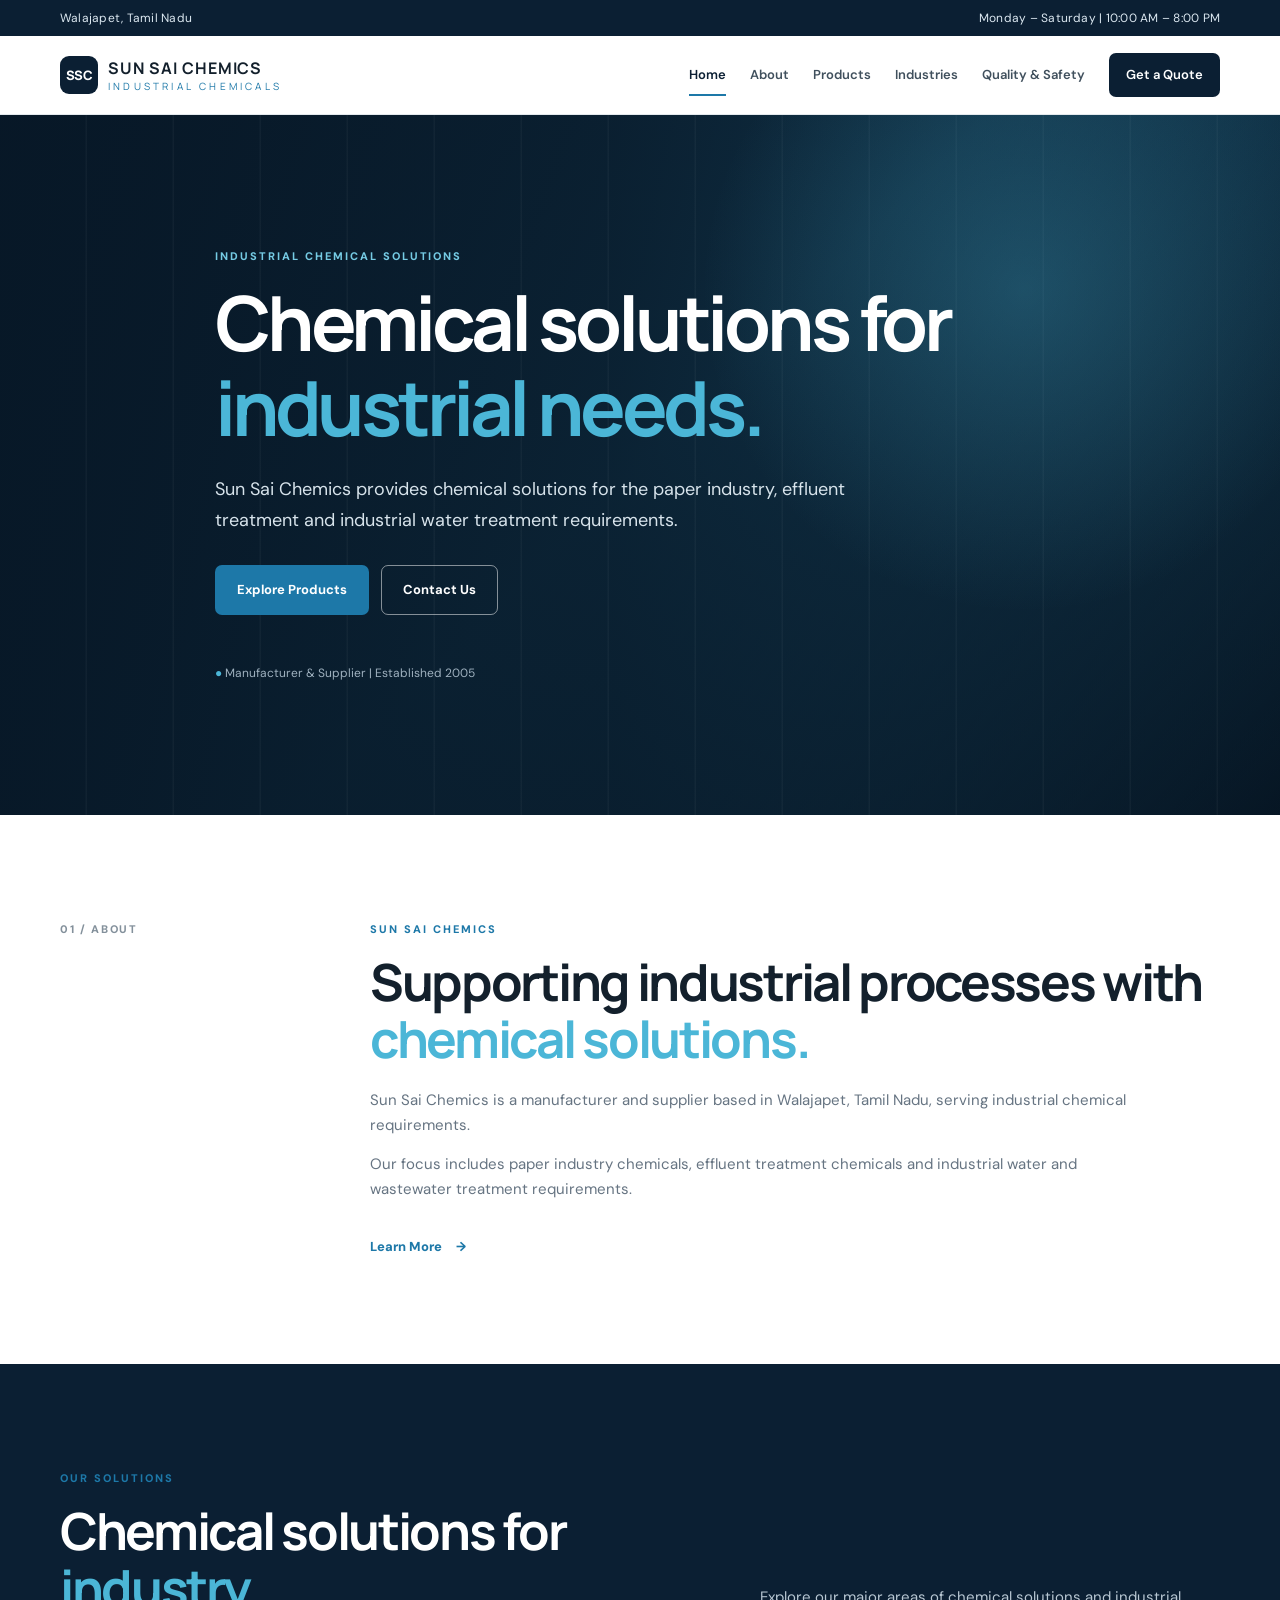
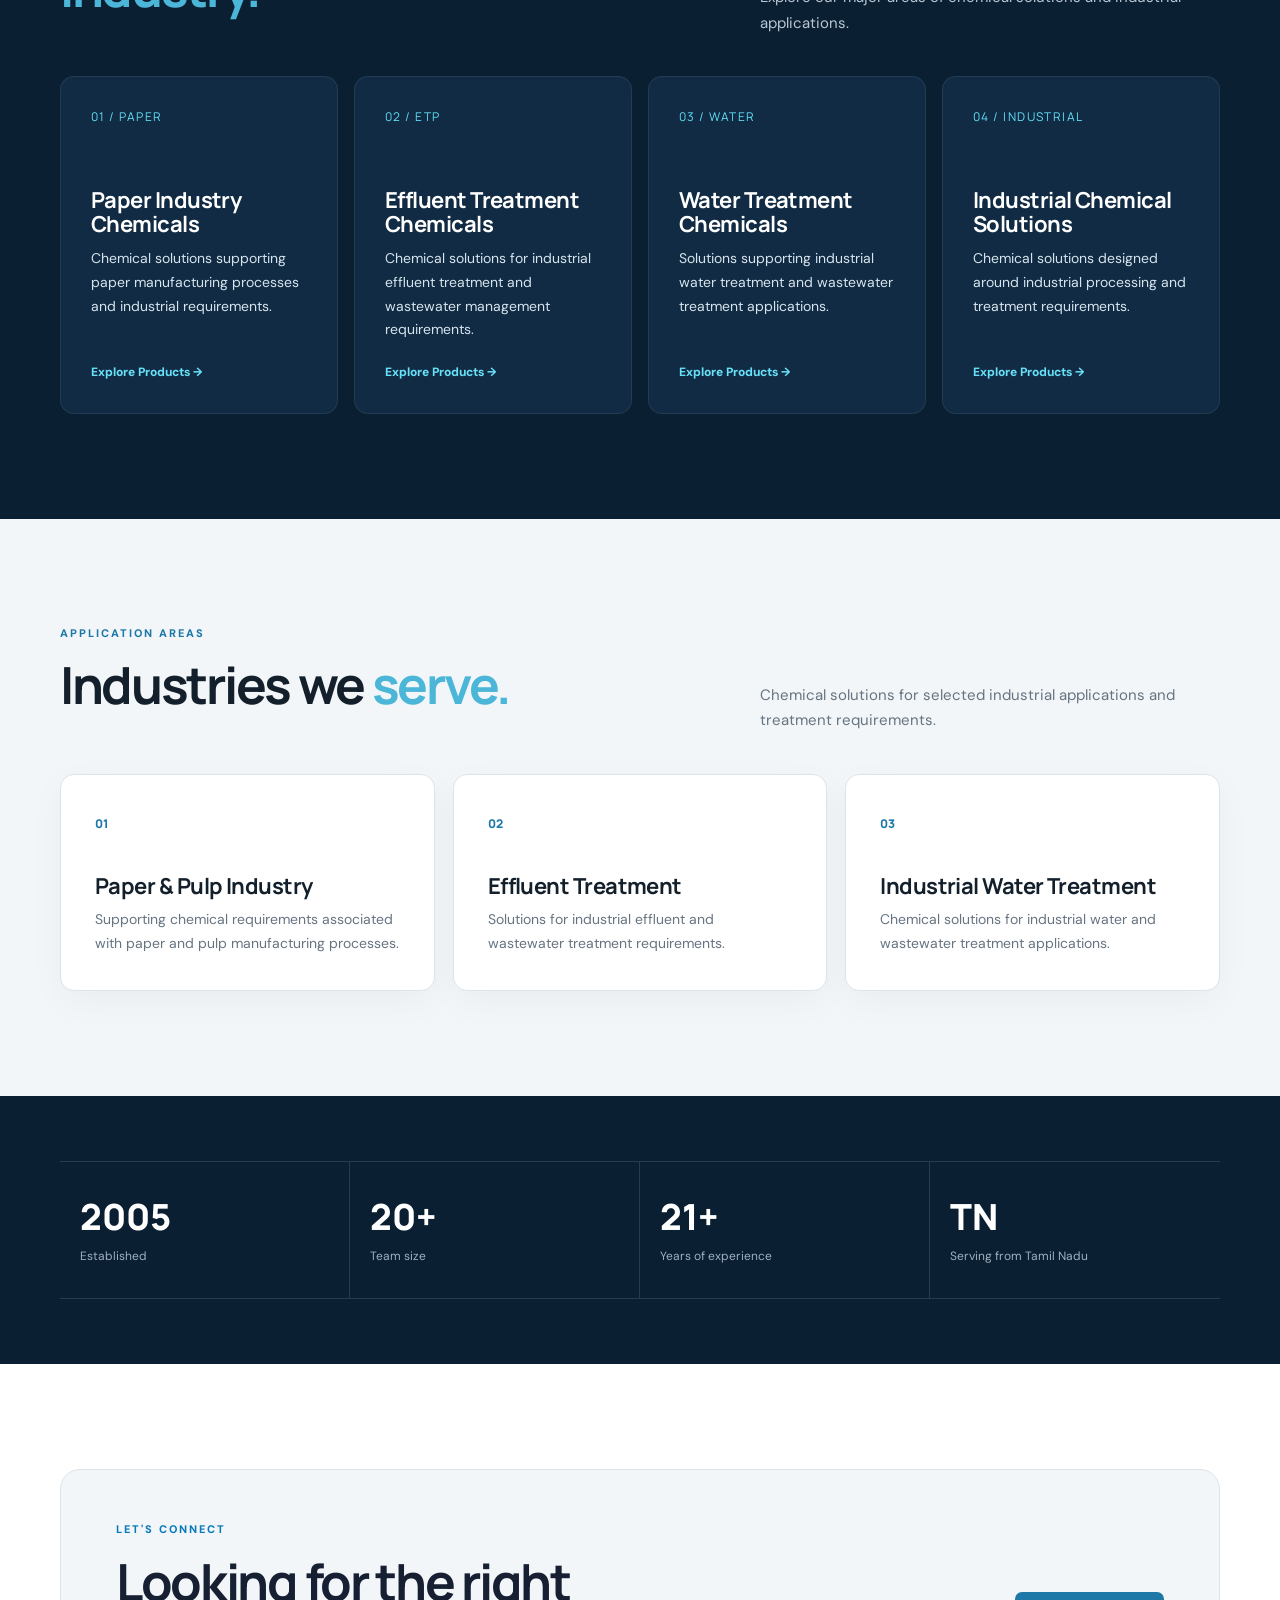
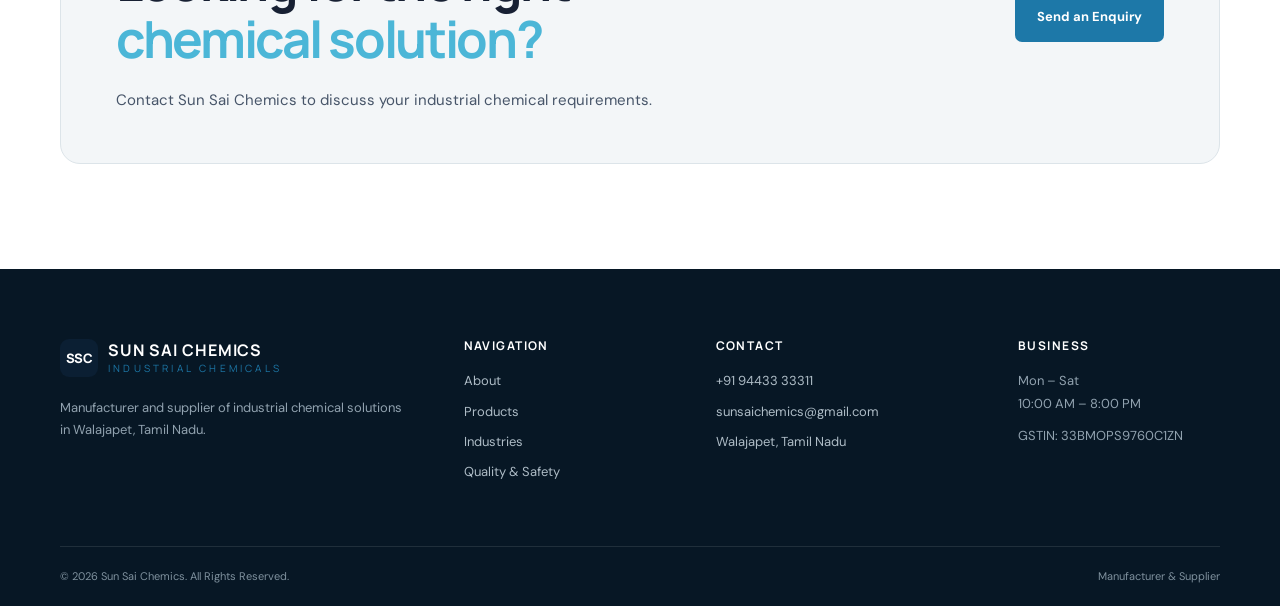
<file: index.html>
<!DOCTYPE html>
<html lang="en">
<head>
    <meta charset="UTF-8">
    <meta name="viewport" content="width=device-width, initial-scale=1.0">

    <title>Sun Sai Chemics | Industrial Chemical Solutions</title>
    <meta name="description"
          content="Sun Sai Chemics - Manufacturer and supplier of paper industry chemicals, effluent treatment chemicals and industrial chemical solutions in Walajapet, Tamil Nadu.">

    <link rel="stylesheet" href="css/style.css">
</head>

<body>

<!-- TOP BAR -->
<div class="topbar">
    <div class="container topbar-inner">
        <span>Walajapet, Tamil Nadu</span>
        <span>Monday – Saturday | 10:00 AM – 8:00 PM</span>
    </div>
</div>

<!-- HEADER -->
<header class="site-header">
    <div class="container nav-wrap">

        <a href="index.html" class="brand">
            <div class="brand-mark">SSC</div>
            <div>
                <strong>SUN SAI CHEMICS</strong>
                <small>INDUSTRIAL CHEMICALS</small>
            </div>
        </a>

        <button class="menu-toggle" aria-label="Open menu">☰</button>

        <nav class="nav">
            <a href="index.html" class="active">Home</a>
            <a href="about.html">About</a>
            <a href="products.html">Products</a>
            <a href="industries.html">Industries</a>
            <a href="quality.html">Quality & Safety</a>
            <a href="contact.html" class="nav-cta">Get a Quote</a>
        </nav>

    </div>
</header>


<!-- HERO -->
<section class="hero">

    <div class="container hero-content">

        <div class="eyebrow">INDUSTRIAL CHEMICAL SOLUTIONS</div>

        <h1>
            Chemical solutions for
            <span>industrial needs.</span>
        </h1>

        <p class="hero-copy">
            Sun Sai Chemics provides chemical solutions for the
            paper industry, effluent treatment and industrial
            water treatment requirements.
        </p>

        <div class="hero-actions">
            <a href="products.html" class="btn btn-primary">
                Explore Products
            </a>

            <a href="contact.html" class="btn btn-outline">
                Contact Us
            </a>
        </div>

        <div class="hero-note">
            <span>●</span>
            Manufacturer & Supplier | Established 2005
        </div>

    </div>

</section>


<!-- INTRO -->
<section class="section">

    <div class="container two-col">

        <div>
            <div class="section-label">01 / ABOUT</div>
        </div>

        <div class="intro">

            <div class="eyebrow">SUN SAI CHEMICS</div>

            <h2>
                Supporting industrial processes with
                <span>chemical solutions.</span>
            </h2>

            <p>
                Sun Sai Chemics is a manufacturer and supplier
                based in Walajapet, Tamil Nadu, serving industrial
                chemical requirements.
            </p>

            <p>
                Our focus includes paper industry chemicals,
                effluent treatment chemicals and industrial
                water and wastewater treatment requirements.
            </p>

            <a href="about.html" class="text-link">
                Learn More <span>→</span>
            </a>

        </div>

    </div>

</section>


<!-- PRODUCTS -->
<section class="section section-dark">

    <div class="container">

        <div class="section-head">

            <div>
                <div class="eyebrow">OUR SOLUTIONS</div>

                <h2>
                    Chemical solutions for
                    <span>industry.</span>
                </h2>
            </div>

            <div class="section-intro">
                <p>
                    Explore our major areas of chemical solutions
                    and industrial applications.
                </p>
            </div>

        </div>


        <div class="product-grid">

            <!-- PRODUCT 1 -->
            <div class="product-card reveal">

                <div class="product-icon">01 / PAPER</div>

                <h3>Paper Industry Chemicals</h3>

                <p>
                    Chemical solutions supporting paper
                    manufacturing processes and industrial
                    requirements.
                </p>

                <a href="products.html" class="text-link">
                    Explore Products →
                </a>

            </div>


            <!-- PRODUCT 2 -->
            <div class="product-card reveal">

                <div class="product-icon">02 / ETP</div>

                <h3>Effluent Treatment Chemicals</h3>

                <p>
                    Chemical solutions for industrial effluent
                    treatment and wastewater management
                    requirements.
                </p>

                <a href="products.html" class="text-link">
                    Explore Products →
                </a>

            </div>


            <!-- PRODUCT 3 -->
            <div class="product-card reveal">

                <div class="product-icon">03 / WATER</div>

                <h3>Water Treatment Chemicals</h3>

                <p>
                    Solutions supporting industrial water
                    treatment and wastewater treatment
                    applications.
                </p>

                <a href="products.html" class="text-link">
                    Explore Products →
                </a>

            </div>


            <!-- PRODUCT 4 -->
            <div class="product-card reveal">

                <div class="product-icon">04 / INDUSTRIAL</div>

                <h3>Industrial Chemical Solutions</h3>

                <p>
                    Chemical solutions designed around
                    industrial processing and treatment
                    requirements.
                </p>

                <a href="products.html" class="text-link">
                    Explore Products →
                </a>

            </div>

        </div>

    </div>

</section>


<!-- INDUSTRIES -->
<section class="section section-soft">

    <div class="container">

        <div class="section-head">

            <div>
                <div class="eyebrow">APPLICATION AREAS</div>

                <h2>
                    Industries we
                    <span>serve.</span>
                </h2>
            </div>

            <div class="section-intro">
                <p>
                    Chemical solutions for selected industrial
                    applications and treatment requirements.
                </p>
            </div>

        </div>


        <div class="industry-grid">

            <div class="industry-card reveal">
                <span>01</span>
                <h3>Paper & Pulp Industry</h3>
                <p>
                    Supporting chemical requirements associated
                    with paper and pulp manufacturing processes.
                </p>
            </div>


            <div class="industry-card reveal">
                <span>02</span>
                <h3>Effluent Treatment</h3>
                <p>
                    Solutions for industrial effluent and
                    wastewater treatment requirements.
                </p>
            </div>


            <div class="industry-card reveal">
                <span>03</span>
                <h3>Industrial Water Treatment</h3>
                <p>
                    Chemical solutions for industrial water and
                    wastewater treatment applications.
                </p>
            </div>

        </div>

    </div>

</section>


<!-- STATS -->
<section class="section section-dark stats">

    <div class="container">

        <div class="stats-grid">

            <div class="stat reveal">
                <strong>2005</strong>
                <span>Established</span>
            </div>

            <div class="stat reveal">
                <strong>20+</strong>
                <span>Team size</span>
            </div>

            <div class="stat reveal">
                <strong>21+</strong>
                <span>Years of experience</span>
            </div>

            <div class="stat reveal">
                <strong>TN</strong>
                <span>Serving from Tamil Nadu</span>
            </div>

        </div>

    </div>

</section>


<!-- CTA -->
<section class="section">

    <div class="container">

        <div class="cta-box">

            <div>
                <div class="eyebrow">LET'S CONNECT</div>

                <h2>
                    Looking for the right
                    <span>chemical solution?</span>
                </h2>

                <p>
                    Contact Sun Sai Chemics to discuss your
                    industrial chemical requirements.
                </p>
            </div>

            <a href="contact.html" class="btn btn-primary">
                Send an Enquiry
            </a>

        </div>

    </div>

</section>


<!-- FOOTER -->
<footer class="footer">

    <div class="container">

        <div class="footer-grid">

            <div>
                <a href="index.html" class="brand brand-footer">
                    <div class="brand-mark">SSC</div>
                    <div>
                        <strong>SUN SAI CHEMICS</strong>
                        <small>INDUSTRIAL CHEMICALS</small>
                    </div>
                </a>

                <p>
                    Manufacturer and supplier of industrial
                    chemical solutions in Walajapet, Tamil Nadu.
                </p>
            </div>


            <div>
                <h4>Navigation</h4>

                <a href="about.html">About</a>
                <a href="products.html">Products</a>
                <a href="industries.html">Industries</a>
                <a href="quality.html">Quality & Safety</a>
            </div>


            <div>
                <h4>Contact</h4>

                <a href="tel:+919443333311">
                    +91 94433 33311
                </a>

                <a href="mailto:sunsaichemics@gmail.com">
                    sunsaichemics@gmail.com
                </a>

                <a href="contact.html">
                    Walajapet, Tamil Nadu
                </a>
            </div>


            <div>
                <h4>Business</h4>

                <p>
                    Mon – Sat<br>
                    10:00 AM – 8:00 PM
                </p>

                <p style="margin-top:10px;">
                    GSTIN: 33BMOPS9760C1ZN
                </p>
            </div>

        </div>


        <div class="footer-bottom">

            <span>
                © 2026 Sun Sai Chemics. All Rights Reserved.
            </span>

            <span>
                Manufacturer & Supplier
            </span>

        </div>

    </div>

</footer>


<script src="js/script.js"></script>

</body>
</html>
</file>
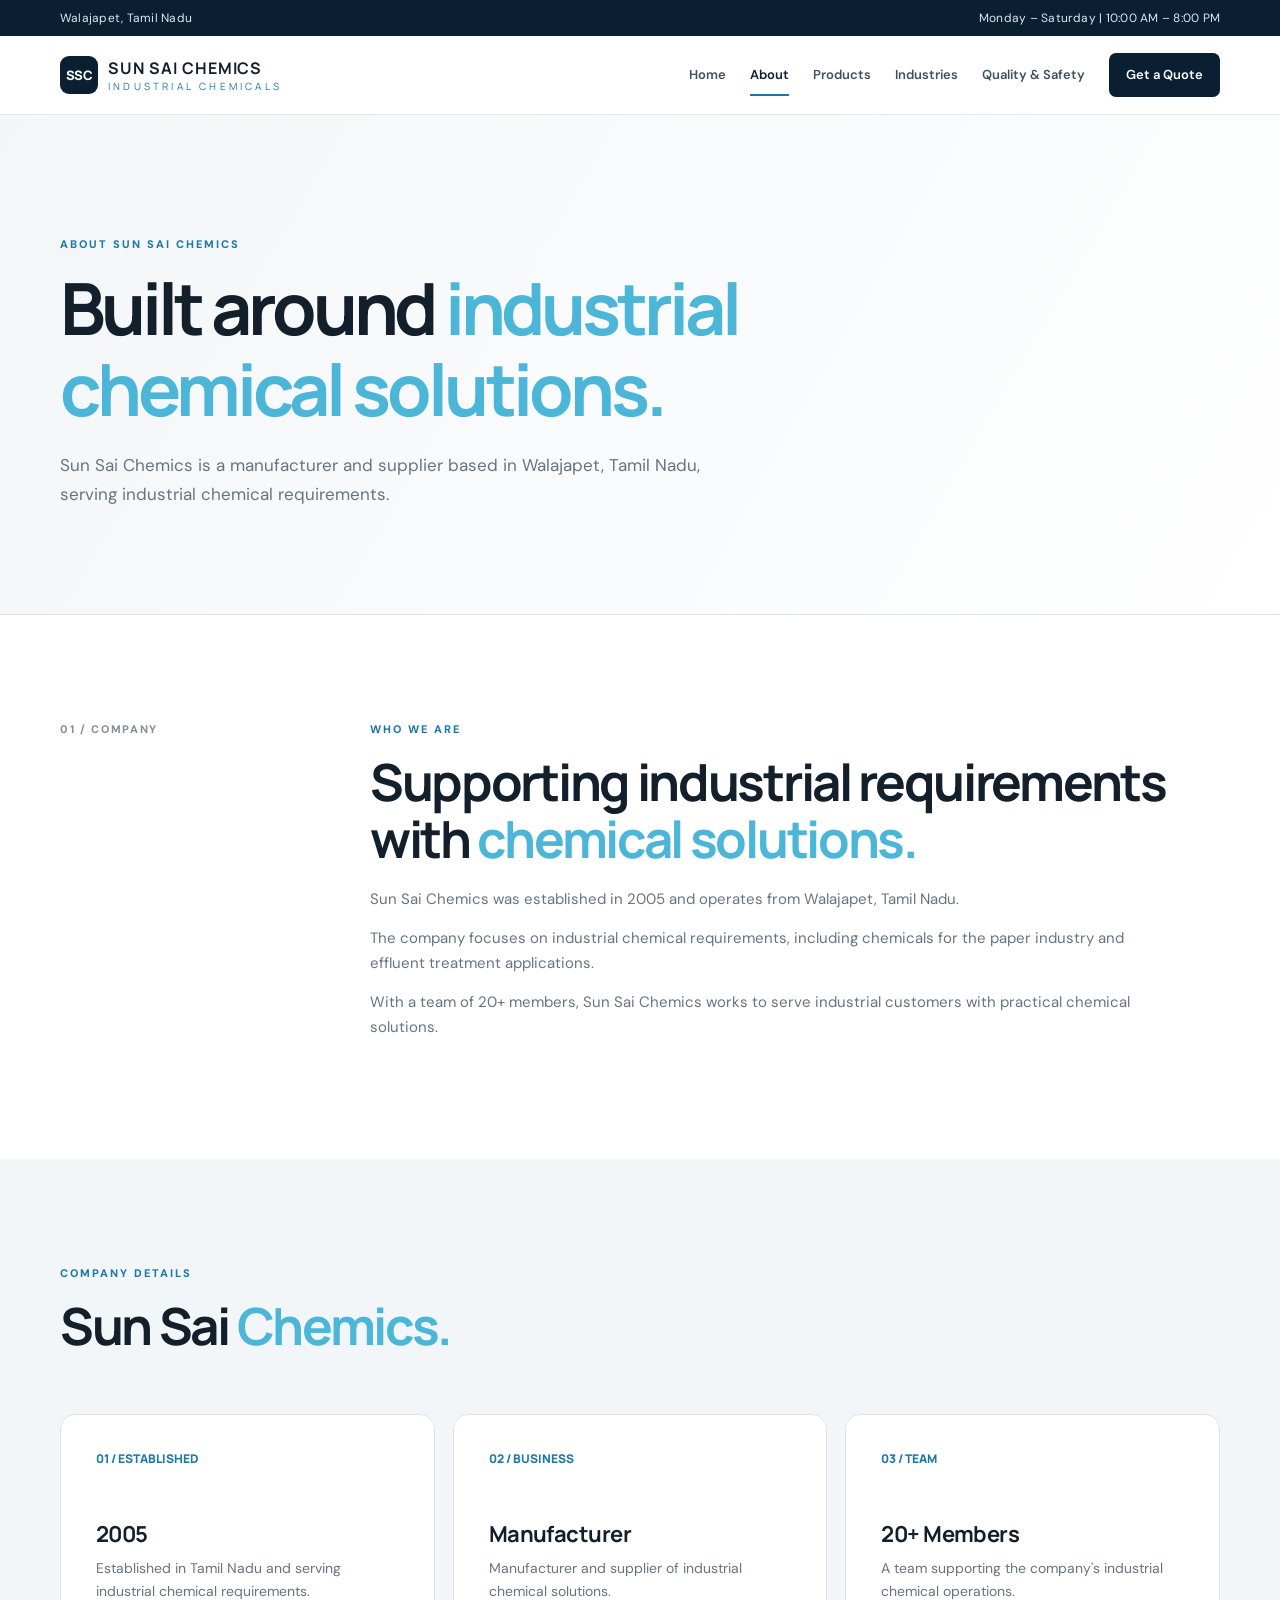
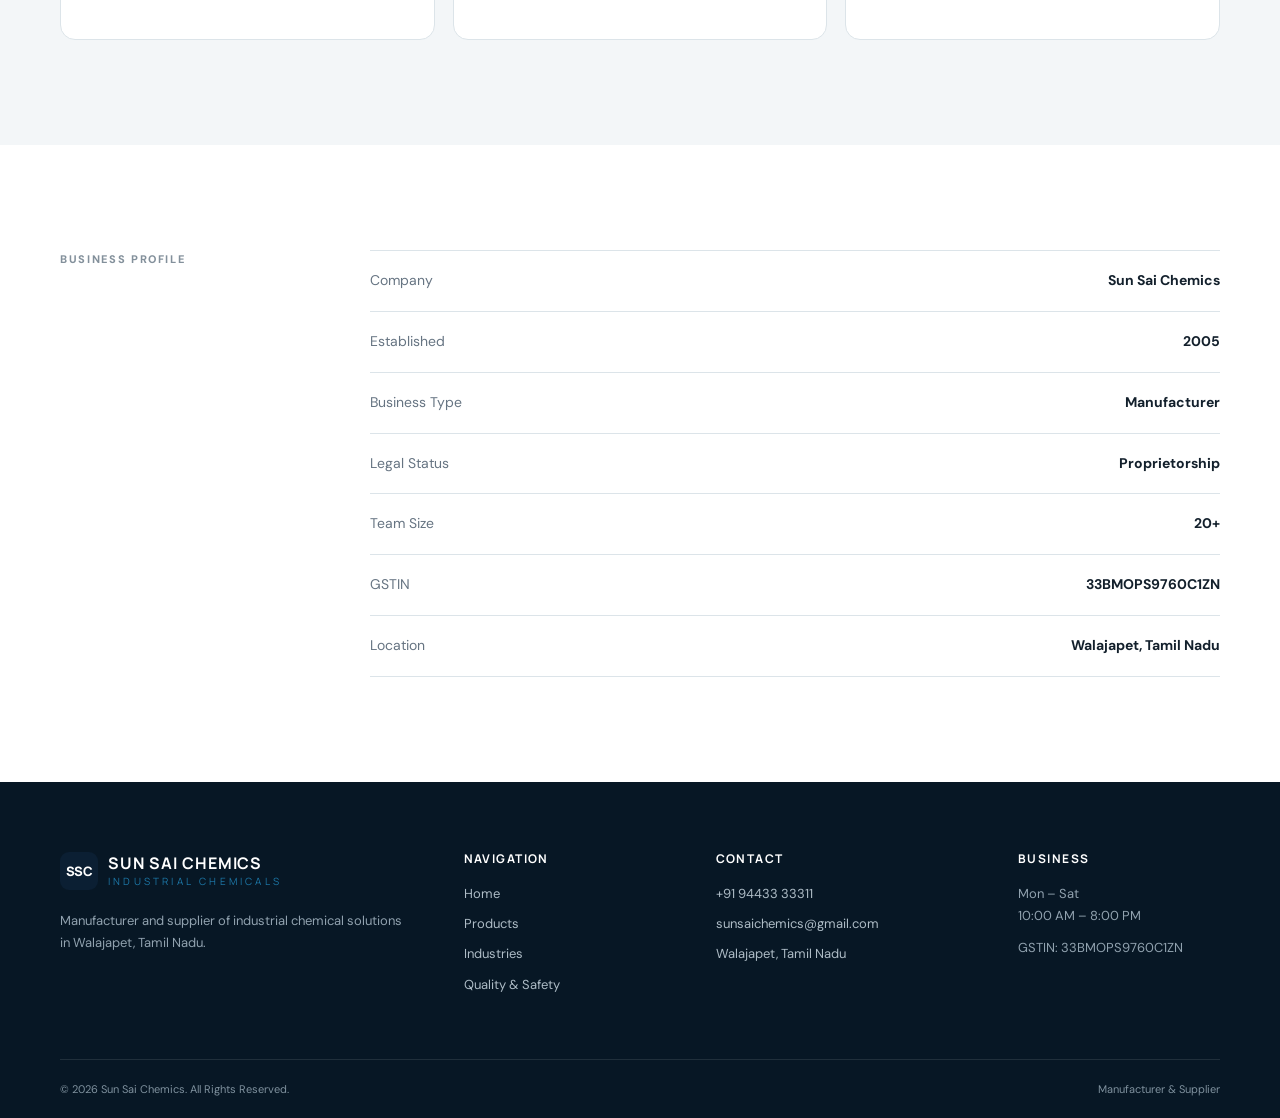
<file: about.html>
<!DOCTYPE html>
<html lang="en">
<head>

    <meta charset="UTF-8">
    <meta name="viewport" content="width=device-width, initial-scale=1.0">

    <title>About Us | Sun Sai Chemics</title>

    <meta name="description"
          content="Learn about Sun Sai Chemics, a manufacturer and supplier of industrial chemical solutions in Walajapet, Tamil Nadu.">

    <link rel="stylesheet" href="css/style.css">

</head>

<body>

<div class="topbar">
    <div class="container topbar-inner">
        <span>Walajapet, Tamil Nadu</span>
        <span>Monday – Saturday | 10:00 AM – 8:00 PM</span>
    </div>
</div>


<header class="site-header">

    <div class="container nav-wrap">

        <a href="index.html" class="brand">

            <div class="brand-mark">SSC</div>

            <div>
                <strong>SUN SAI CHEMICS</strong>
                <small>INDUSTRIAL CHEMICALS</small>
            </div>

        </a>

        <button class="menu-toggle" aria-label="Open menu">
            ☰
        </button>

        <nav class="nav">

            <a href="index.html">Home</a>

            <a href="about.html" class="active">
                About
            </a>

            <a href="products.html">
                Products
            </a>

            <a href="industries.html">
                Industries
            </a>

            <a href="quality.html">
                Quality & Safety
            </a>

            <a href="contact.html" class="nav-cta">
                Get a Quote
            </a>

        </nav>

    </div>

</header>


<section class="page-hero">

    <div class="container">

        <div class="eyebrow">
            ABOUT SUN SAI CHEMICS
        </div>

        <h1>
            Built around
            <span>industrial chemical solutions.</span>
        </h1>

        <p>
            Sun Sai Chemics is a manufacturer and supplier
            based in Walajapet, Tamil Nadu, serving industrial
            chemical requirements.
        </p>

    </div>

</section>


<section class="section">

    <div class="container two-col">

        <div>
            <div class="section-label">
                01 / COMPANY
            </div>
        </div>

        <div class="intro">

            <div class="eyebrow">
                WHO WE ARE
            </div>

            <h2>
                Supporting industrial requirements with
                <span>chemical solutions.</span>
            </h2>

            <p>
                Sun Sai Chemics was established in 2005 and
                operates from Walajapet, Tamil Nadu.
            </p>

            <p>
                The company focuses on industrial chemical
                requirements, including chemicals for the
                paper industry and effluent treatment
                applications.
            </p>

            <p>
                With a team of 20+ members, Sun Sai Chemics
                works to serve industrial customers with
                practical chemical solutions.
            </p>

        </div>

    </div>

</section>


<section class="section section-soft">

    <div class="container">

        <div class="section-head">

            <div>
                <div class="eyebrow">
                    COMPANY DETAILS
                </div>

                <h2>
                    Sun Sai
                    <span>Chemics.</span>
                </h2>
            </div>

        </div>


        <div class="cards-3">

            <div class="info-card reveal">

                <span class="card-number">
                    01 / ESTABLISHED
                </span>

                <h3>2005</h3>

                <p>
                    Established in Tamil Nadu and serving
                    industrial chemical requirements.
                </p>

            </div>


            <div class="info-card reveal">

                <span class="card-number">
                    02 / BUSINESS
                </span>

                <h3>Manufacturer</h3>

                <p>
                    Manufacturer and supplier of industrial
                    chemical solutions.
                </p>

            </div>


            <div class="info-card reveal">

                <span class="card-number">
                    03 / TEAM
                </span>

                <h3>20+ Members</h3>

                <p>
                    A team supporting the company's industrial
                    chemical operations.
                </p>

            </div>

        </div>

    </div>

</section>


<section class="section">

    <div class="container two-col">

        <div>
            <div class="section-label">
                BUSINESS PROFILE
            </div>
        </div>

        <div>

            <div class="detail-table">

                <div>
                    <span>Company</span>
                    <strong>Sun Sai Chemics</strong>
                </div>

                <div>
                    <span>Established</span>
                    <strong>2005</strong>
                </div>

                <div>
                    <span>Business Type</span>
                    <strong>Manufacturer</strong>
                </div>

                <div>
                    <span>Legal Status</span>
                    <strong>Proprietorship</strong>
                </div>

                <div>
                    <span>Team Size</span>
                    <strong>20+</strong>
                </div>

                <div>
                    <span>GSTIN</span>
                    <strong>33BMOPS9760C1ZN</strong>
                </div>

                <div>
                    <span>Location</span>
                    <strong>Walajapet, Tamil Nadu</strong>
                </div>

            </div>

        </div>

    </div>

</section>


<footer class="footer">

    <div class="container">

        <div class="footer-grid">

            <div>

                <a href="index.html" class="brand brand-footer">

                    <div class="brand-mark">SSC</div>

                    <div>
                        <strong>SUN SAI CHEMICS</strong>
                        <small>INDUSTRIAL CHEMICALS</small>
                    </div>

                </a>

                <p>
                    Manufacturer and supplier of industrial
                    chemical solutions in Walajapet, Tamil Nadu.
                </p>

            </div>


            <div>

                <h4>Navigation</h4>

                <a href="index.html">Home</a>
                <a href="products.html">Products</a>
                <a href="industries.html">Industries</a>
                <a href="quality.html">Quality & Safety</a>

            </div>


            <div>

                <h4>Contact</h4>

                <a href="tel:+919443333311">
                    +91 94433 33311
                </a>

                <a href="mailto:sunsaichemics@gmail.com">
                    sunsaichemics@gmail.com
                </a>

                <a href="contact.html">
                    Walajapet, Tamil Nadu
                </a>

            </div>


            <div>

                <h4>Business</h4>

                <p>
                    Mon – Sat<br>
                    10:00 AM – 8:00 PM
                </p>

                <p style="margin-top:10px;">
                    GSTIN: 33BMOPS9760C1ZN
                </p>

            </div>

        </div>


        <div class="footer-bottom">

            <span>
                © 2026 Sun Sai Chemics. All Rights Reserved.
            </span>

            <span>
                Manufacturer & Supplier
            </span>

        </div>

    </div>

</footer>


<script src="js/script.js"></script>

</body>
</html>
</file>
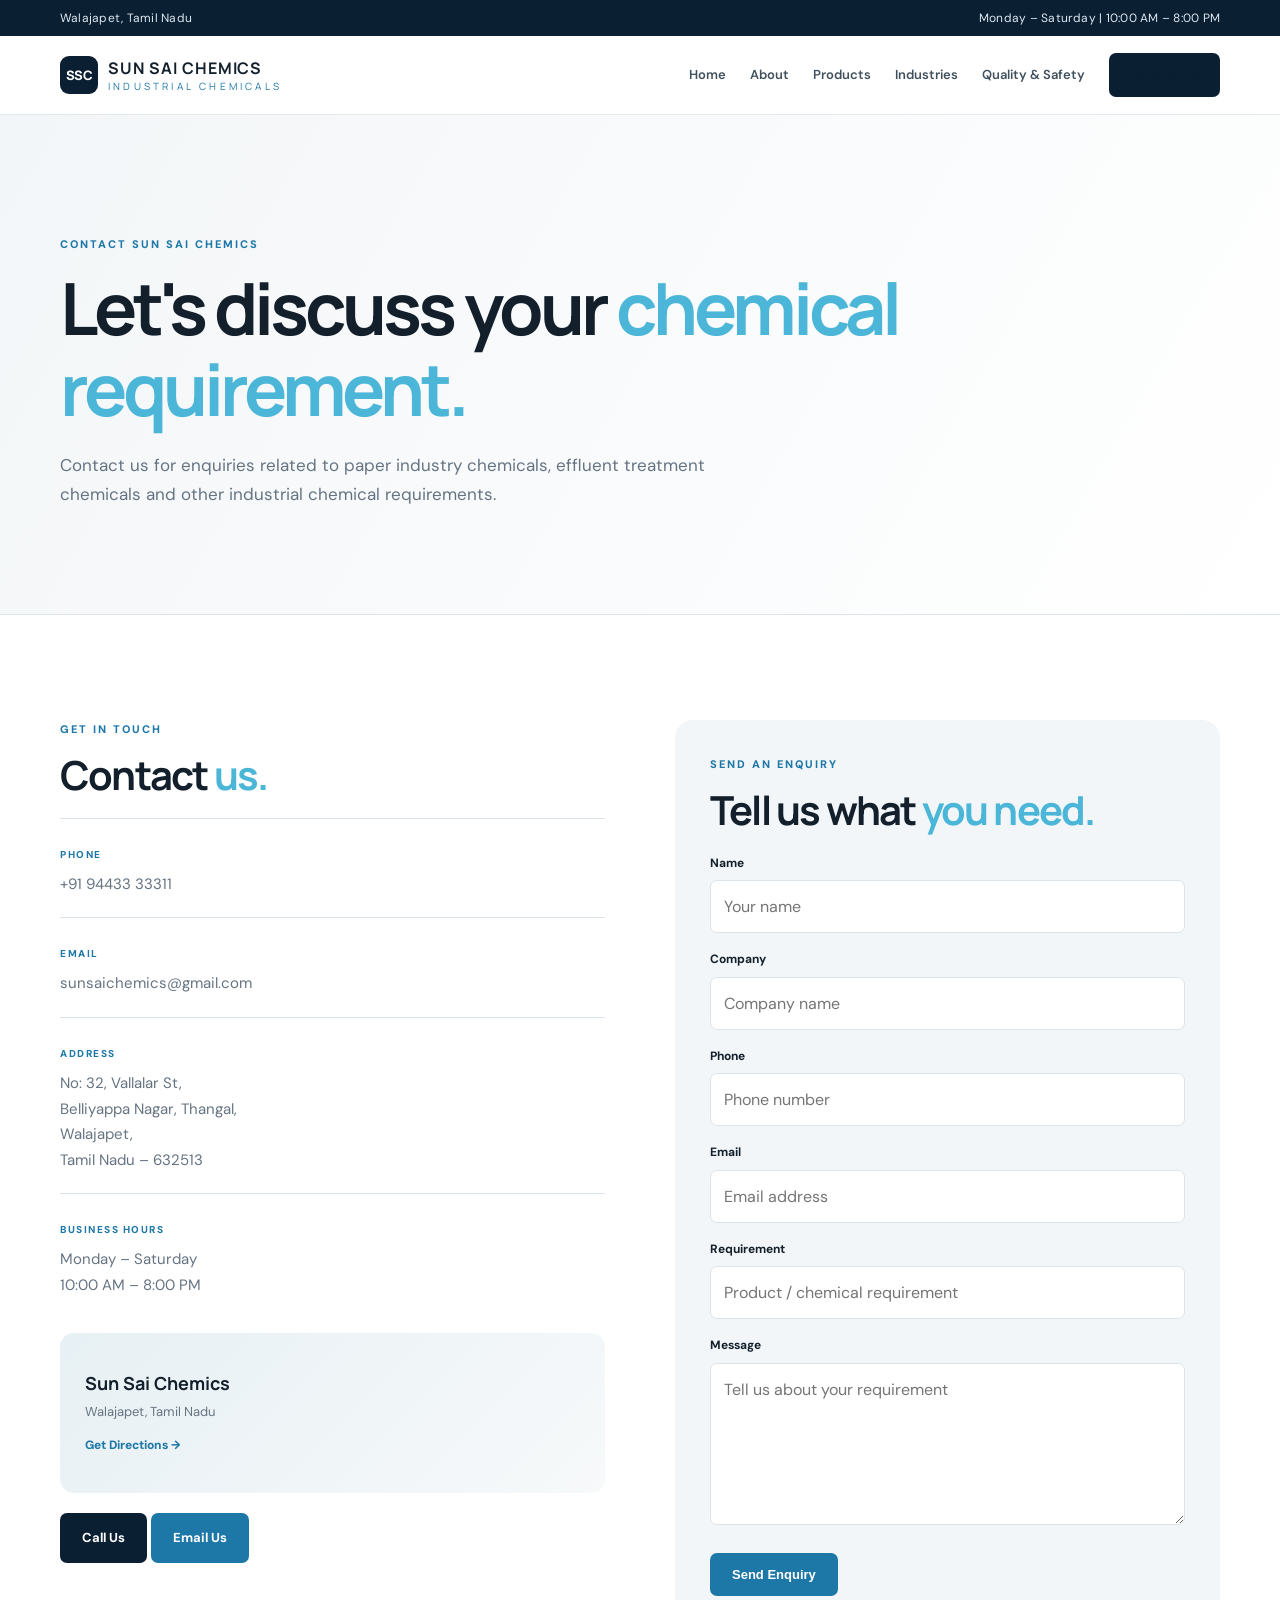
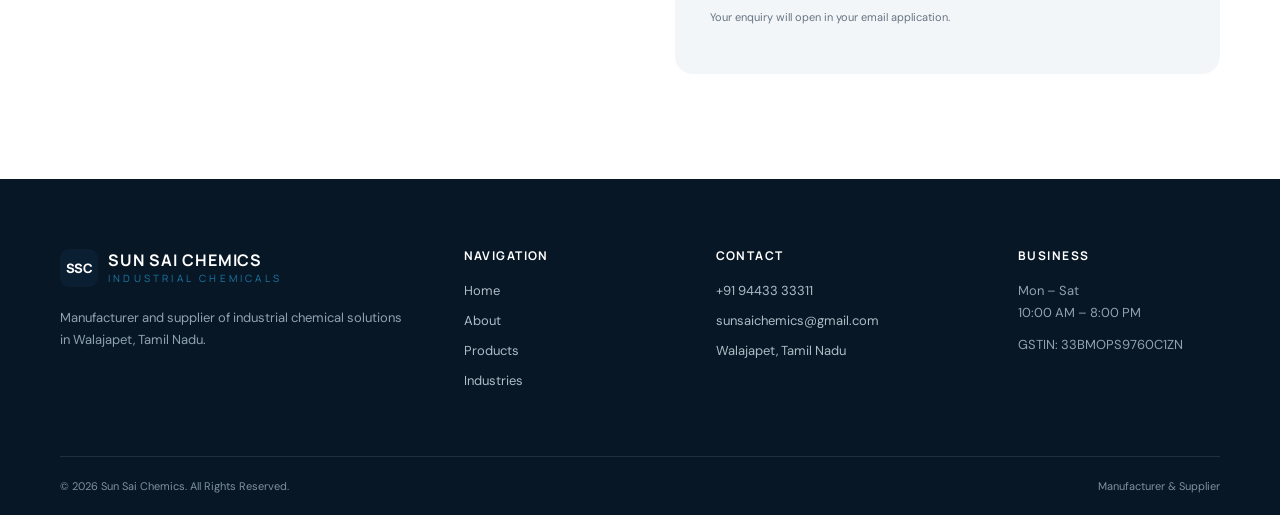
<file: contact.html>
<!DOCTYPE html>
<html lang="en">

<head>

    <meta charset="UTF-8">
    <meta name="viewport"
          content="width=device-width, initial-scale=1.0">

    <title>Contact | Sun Sai Chemics</title>

    <link rel="stylesheet"
          href="css/style.css">

</head>

<body>


<div class="topbar">

    <div class="container topbar-inner">

        <span>Walajapet, Tamil Nadu</span>

        <span>
            Monday – Saturday | 10:00 AM – 8:00 PM
        </span>

    </div>

</div>


<header class="site-header">

    <div class="container nav-wrap">

        <a href="index.html"
           class="brand">

            <div class="brand-mark">
                SSC
            </div>

            <div>
                <strong>SUN SAI CHEMICS</strong>
                <small>INDUSTRIAL CHEMICALS</small>
            </div>

        </a>


        <button class="menu-toggle"
                aria-label="Open menu">
            ☰
        </button>


        <nav class="nav">

            <a href="index.html">
                Home
            </a>

            <a href="about.html">
                About
            </a>

            <a href="products.html">
                Products
            </a>

            <a href="industries.html">
                Industries
            </a>

            <a href="quality.html">
                Quality & Safety
            </a>

            <a href="contact.html"
               class="nav-cta active">
                Get a Quote
            </a>

        </nav>

    </div>

</header>


<section class="page-hero">

    <div class="container">

        <div class="eyebrow">
            CONTACT SUN SAI CHEMICS
        </div>

        <h1>
            Let's discuss your
            <span>chemical requirement.</span>
        </h1>

        <p>
            Contact us for enquiries related to paper industry
            chemicals, effluent treatment chemicals and other
            industrial chemical requirements.
        </p>

    </div>

</section>


<section class="section">

    <div class="container contact-grid">


        <!-- CONTACT INFORMATION -->

        <div class="contact-info">

            <div class="eyebrow">
                GET IN TOUCH
            </div>

            <h2>
                Contact
                <span>us.</span>
            </h2>


            <div class="contact-item">

                <span>PHONE</span>

                <p>
                    <a href="tel:+919443333311">
                        +91 94433 33311
                    </a>
                </p>

            </div>


            <div class="contact-item">

                <span>EMAIL</span>

                <p>
                    <a href="mailto:sunsaichemics@gmail.com">
                        sunsaichemics@gmail.com
                    </a>
                </p>

            </div>


            <div class="contact-item">

                <span>ADDRESS</span>

                <p>
                    No: 32, Vallalar St,<br>
                    Belliyappa Nagar, Thangal,<br>
                    Walajapet,<br>
                    Tamil Nadu – 632513
                </p>

            </div>


            <div class="contact-item">

                <span>BUSINESS HOURS</span>

                <p>
                    Monday – Saturday<br>
                    10:00 AM – 8:00 PM
                </p>

            </div>


            <div class="map-box">

                <strong>
                    Sun Sai Chemics
                </strong>

                <span>
                    Walajapet, Tamil Nadu
                </span>

                <a
                    href="https://www.google.com/maps/search/?api=1&query=No%3A%2032%2C%20Vallalar%20St%2C%20Belliyappa%20Nagar%2C%20Thangal%2C%20Walajapet%2C%20Tamil%20Nadu%20632513"
                    target="_blank"
                    rel="noopener">
                    Get Directions →
                </a>

            </div>


            <div style="margin-top:20px;">

                <a href="tel:+919443333311"
                   class="btn btn-dark">
                    Call Us
                </a>

                <a href="mailto:sunsaichemics@gmail.com"
                   class="btn btn-primary">
                    Email Us
                </a>

            </div>

        </div>


        <!-- ENQUIRY FORM -->

        <div class="enquiry-form">

            <div class="eyebrow">
                SEND AN ENQUIRY
            </div>

            <h2>
                Tell us what
                <span>you need.</span>
            </h2>


            <form id="enquiryForm">

                <label for="name">
                    Name
                </label>

                <input
                    type="text"
                    id="name"
                    name="name"
                    placeholder="Your name"
                    required
                >


                <label for="company">
                    Company
                </label>

                <input
                    type="text"
                    id="company"
                    name="company"
                    placeholder="Company name"
                >


                <label for="phone">
                    Phone
                </label>

                <input
                    type="tel"
                    id="phone"
                    name="phone"
                    placeholder="Phone number"
                    required
                >


                <label for="email">
                    Email
                </label>

                <input
                    type="email"
                    id="email"
                    name="email"
                    placeholder="Email address"
                    required
                >


                <label for="requirement">
                    Requirement
                </label>

                <input
                    type="text"
                    id="requirement"
                    name="requirement"
                    placeholder="Product / chemical requirement"
                >


                <label for="message">
                    Message
                </label>

                <textarea
                    id="message"
                    name="message"
                    rows="5"
                    placeholder="Tell us about your requirement"
                    required
                ></textarea>


                <button
                    type="submit"
                    class="btn btn-primary">
                    Send Enquiry
                </button>

                <p class="form-note">
                    Your enquiry will open in your email
                    application.
                </p>

                <p id="formStatus"
                   class="form-status"></p>

            </form>

        </div>

    </div>

</section>


<footer class="footer">

    <div class="container">

        <div class="footer-grid">

            <div>

                <a href="index.html"
                   class="brand brand-footer">

                    <div class="brand-mark">
                        SSC
                    </div>

                    <div>
                        <strong>SUN SAI CHEMICS</strong>
                        <small>INDUSTRIAL CHEMICALS</small>
                    </div>

                </a>

                <p>
                    Manufacturer and supplier of industrial
                    chemical solutions in Walajapet, Tamil Nadu.
                </p>

            </div>


            <div>

                <h4>Navigation</h4>

                <a href="index.html">Home</a>
                <a href="about.html">About</a>
                <a href="products.html">Products</a>
                <a href="industries.html">Industries</a>

            </div>


            <div>

                <h4>Contact</h4>

                <a href="tel:+919443333311">
                    +91 94433 33311
                </a>

                <a href="mailto:sunsaichemics@gmail.com">
                    sunsaichemics@gmail.com
                </a>

                <a href="contact.html">
                    Walajapet, Tamil Nadu
                </a>

            </div>


            <div>

                <h4>Business</h4>

                <p>
                    Mon – Sat<br>
                    10:00 AM – 8:00 PM
                </p>

                <p style="margin-top:10px;">
                    GSTIN: 33BMOPS9760C1ZN
                </p>

            </div>

        </div>


        <div class="footer-bottom">

            <span>
                © 2026 Sun Sai Chemics. All Rights Reserved.
            </span>

            <span>
                Manufacturer & Supplier
            </span>

        </div>

    </div>

</footer>


<script src="js/script.js"></script>

</body>
</html>
</file>
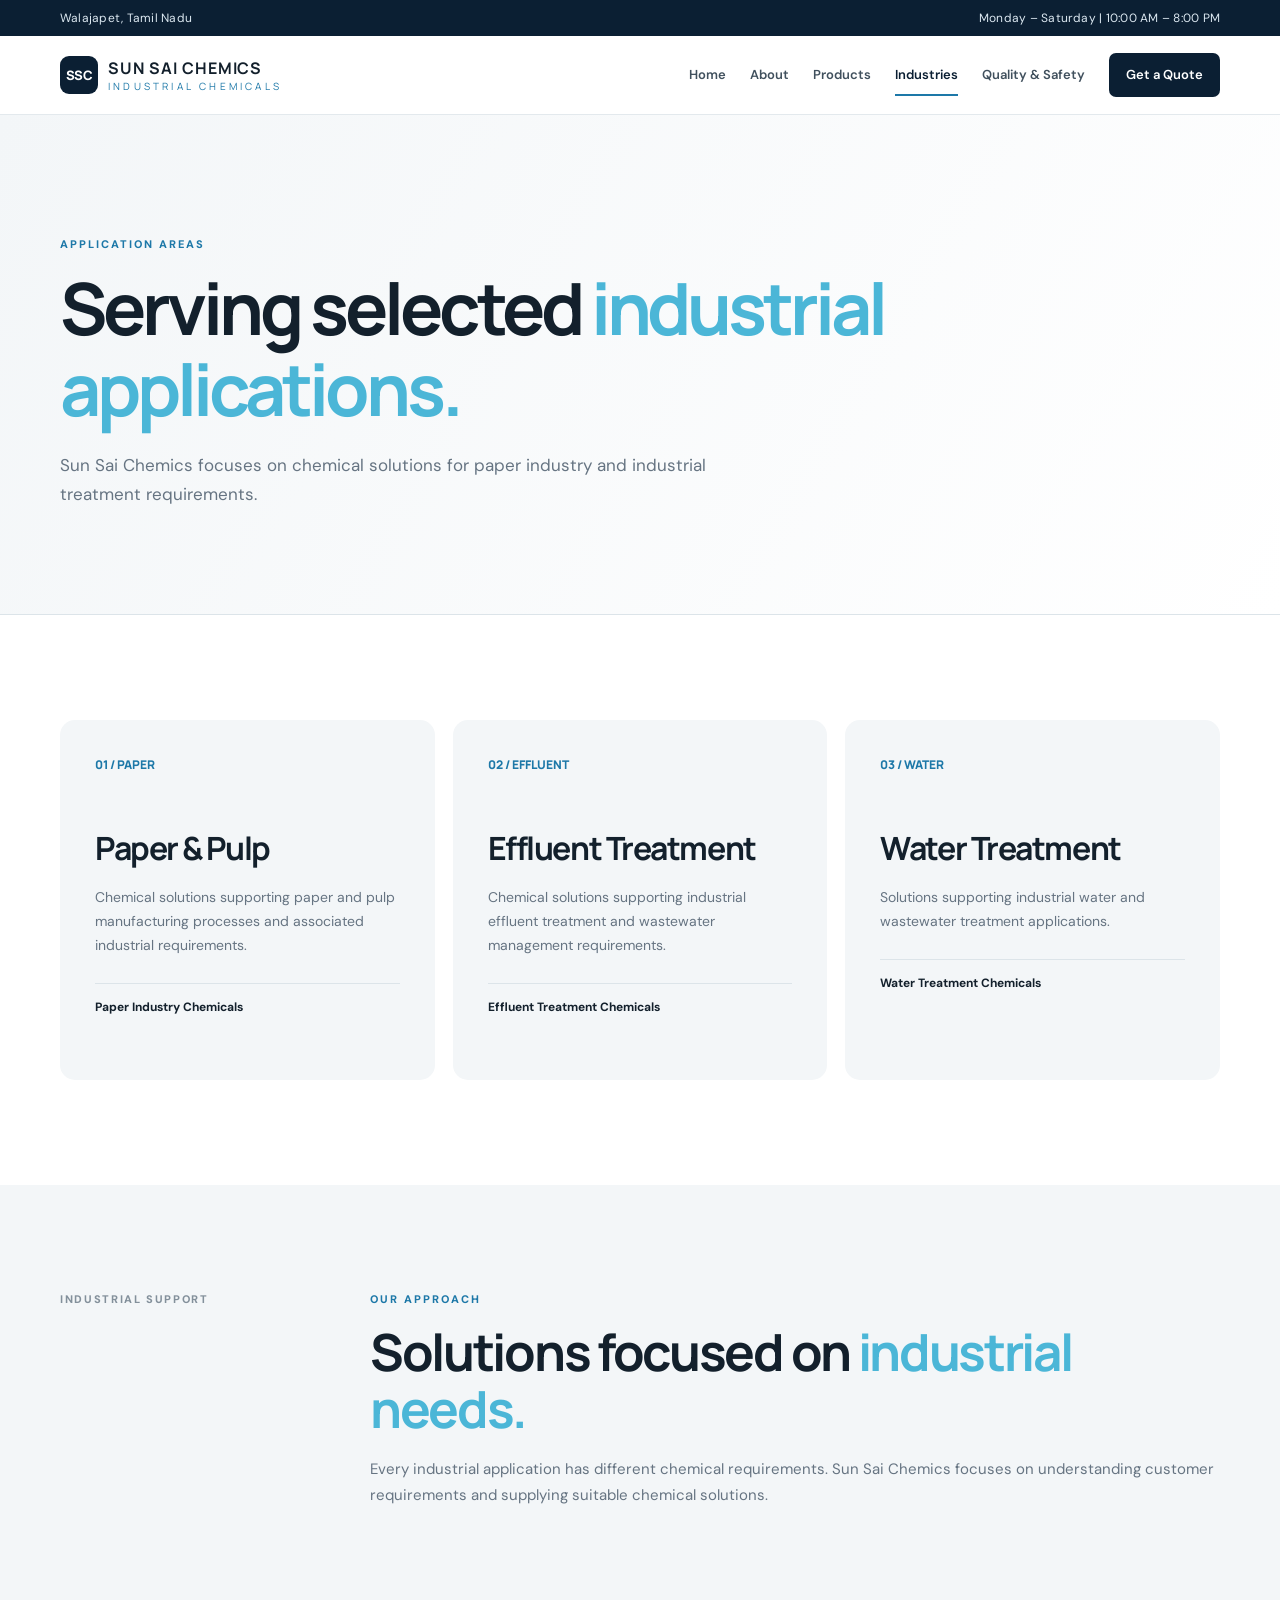
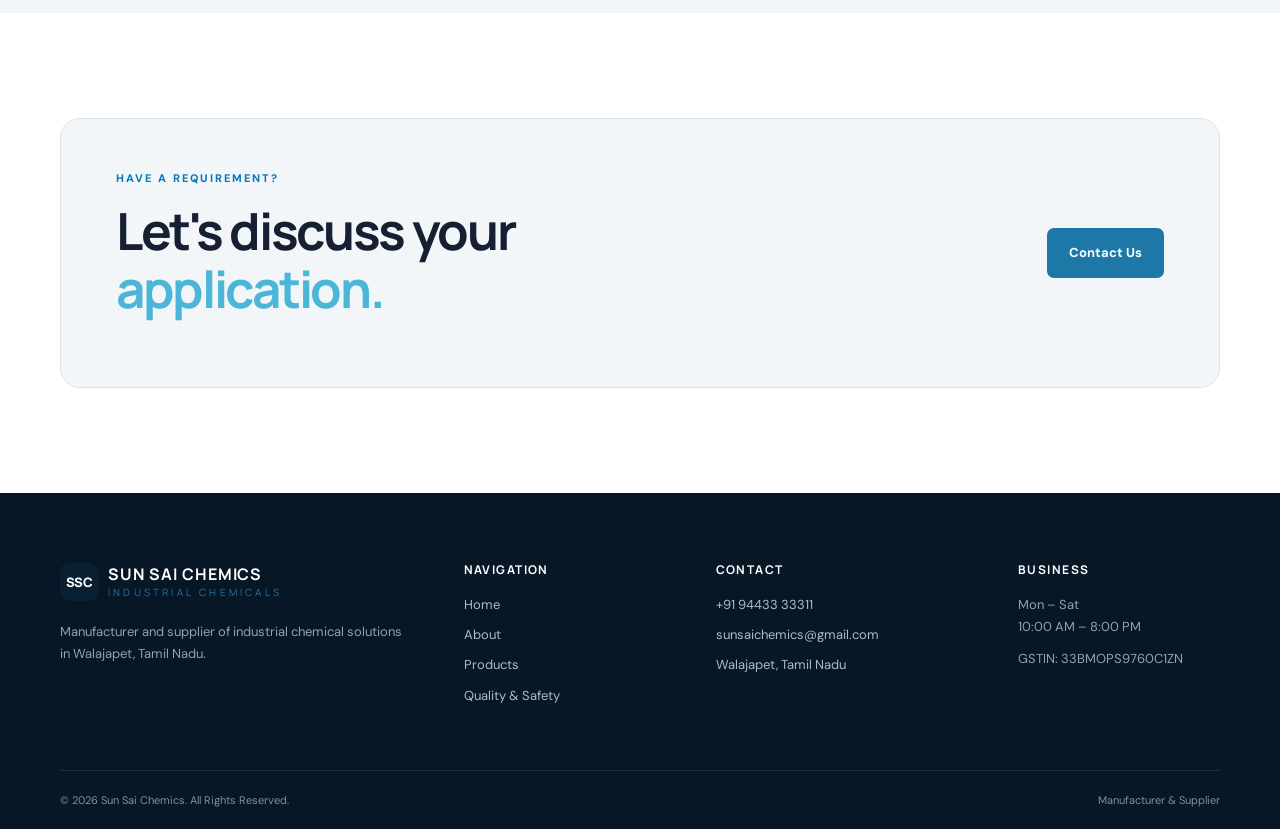
<file: industries.html>
<!DOCTYPE html>
<html lang="en">

<head>

    <meta charset="UTF-8">
    <meta name="viewport"
          content="width=device-width, initial-scale=1.0">

    <title>Industries | Sun Sai Chemics</title>

    <link rel="stylesheet"
          href="css/style.css">

</head>

<body>


<div class="topbar">

    <div class="container topbar-inner">

        <span>Walajapet, Tamil Nadu</span>

        <span>
            Monday – Saturday | 10:00 AM – 8:00 PM
        </span>

    </div>

</div>


<header class="site-header">

    <div class="container nav-wrap">

        <a href="index.html" class="brand">

            <div class="brand-mark">SSC</div>

            <div>
                <strong>SUN SAI CHEMICS</strong>
                <small>INDUSTRIAL CHEMICALS</small>
            </div>

        </a>


        <button class="menu-toggle"
                aria-label="Open menu">
            ☰
        </button>


        <nav class="nav">

            <a href="index.html">
                Home
            </a>

            <a href="about.html">
                About
            </a>

            <a href="products.html">
                Products
            </a>

            <a href="industries.html"
               class="active">
                Industries
            </a>

            <a href="quality.html">
                Quality & Safety
            </a>

            <a href="contact.html"
               class="nav-cta">
                Get a Quote
            </a>

        </nav>

    </div>

</header>


<section class="page-hero">

    <div class="container">

        <div class="eyebrow">
            APPLICATION AREAS
        </div>

        <h1>
            Serving selected
            <span>industrial applications.</span>
        </h1>

        <p>
            Sun Sai Chemics focuses on chemical solutions
            for paper industry and industrial treatment
            requirements.
        </p>

    </div>

</section>


<section class="section">

    <div class="container">

        <div class="industry-large-grid">


            <div class="industry-large reveal">

                <span>01 / PAPER</span>

                <h2>
                    Paper & Pulp
                </h2>

                <p>
                    Chemical solutions supporting paper and
                    pulp manufacturing processes and
                    associated industrial requirements.
                </p>

                <div class="line"></div>

                <strong>
                    Paper Industry Chemicals
                </strong>

            </div>


            <div class="industry-large reveal">

                <span>02 / EFFLUENT</span>

                <h2>
                    Effluent Treatment
                </h2>

                <p>
                    Chemical solutions supporting industrial
                    effluent treatment and wastewater
                    management requirements.
                </p>

                <div class="line"></div>

                <strong>
                    Effluent Treatment Chemicals
                </strong>

            </div>


            <div class="industry-large reveal">

                <span>03 / WATER</span>

                <h2>
                    Water Treatment
                </h2>

                <p>
                    Solutions supporting industrial water and
                    wastewater treatment applications.
                </p>

                <div class="line"></div>

                <strong>
                    Water Treatment Chemicals
                </strong>

            </div>


        </div>

    </div>

</section>


<section class="section section-soft">

    <div class="container two-col">

        <div>

            <div class="section-label">
                INDUSTRIAL SUPPORT
            </div>

        </div>

        <div>

            <div class="eyebrow">
                OUR APPROACH
            </div>

            <h2>
                Solutions focused on
                <span>industrial needs.</span>
            </h2>

            <p>
                Every industrial application has different
                chemical requirements. Sun Sai Chemics focuses
                on understanding customer requirements and
                supplying suitable chemical solutions.
            </p>

        </div>

    </div>

</section>


<section class="section">

    <div class="container">

        <div class="cta-box">

            <div>

                <div class="eyebrow">
                    HAVE A REQUIREMENT?
                </div>

                <h2>
                    Let's discuss your
                    <span>application.</span>
                </h2>

            </div>

            <a href="contact.html"
               class="btn btn-primary">
                Contact Us
            </a>

        </div>

    </div>

</section>


<footer class="footer">

    <div class="container">

        <div class="footer-grid">

            <div>

                <a href="index.html"
                   class="brand brand-footer">

                    <div class="brand-mark">
                        SSC
                    </div>

                    <div>
                        <strong>SUN SAI CHEMICS</strong>
                        <small>INDUSTRIAL CHEMICALS</small>
                    </div>

                </a>

                <p>
                    Manufacturer and supplier of industrial
                    chemical solutions in Walajapet, Tamil Nadu.
                </p>

            </div>


            <div>

                <h4>Navigation</h4>

                <a href="index.html">Home</a>
                <a href="about.html">About</a>
                <a href="products.html">Products</a>
                <a href="quality.html">Quality & Safety</a>

            </div>


            <div>

                <h4>Contact</h4>

                <a href="tel:+919443333311">
                    +91 94433 33311
                </a>

                <a href="mailto:sunsaichemics@gmail.com">
                    sunsaichemics@gmail.com
                </a>

                <a href="contact.html">
                    Walajapet, Tamil Nadu
                </a>

            </div>


            <div>

                <h4>Business</h4>

                <p>
                    Mon – Sat<br>
                    10:00 AM – 8:00 PM
                </p>

                <p style="margin-top:10px;">
                    GSTIN: 33BMOPS9760C1ZN
                </p>

            </div>

        </div>


        <div class="footer-bottom">

            <span>
                © 2026 Sun Sai Chemics. All Rights Reserved.
            </span>

            <span>
                Manufacturer & Supplier
            </span>

        </div>

    </div>

</footer>


<script src="js/script.js"></script>

</body>
</html>
</file>
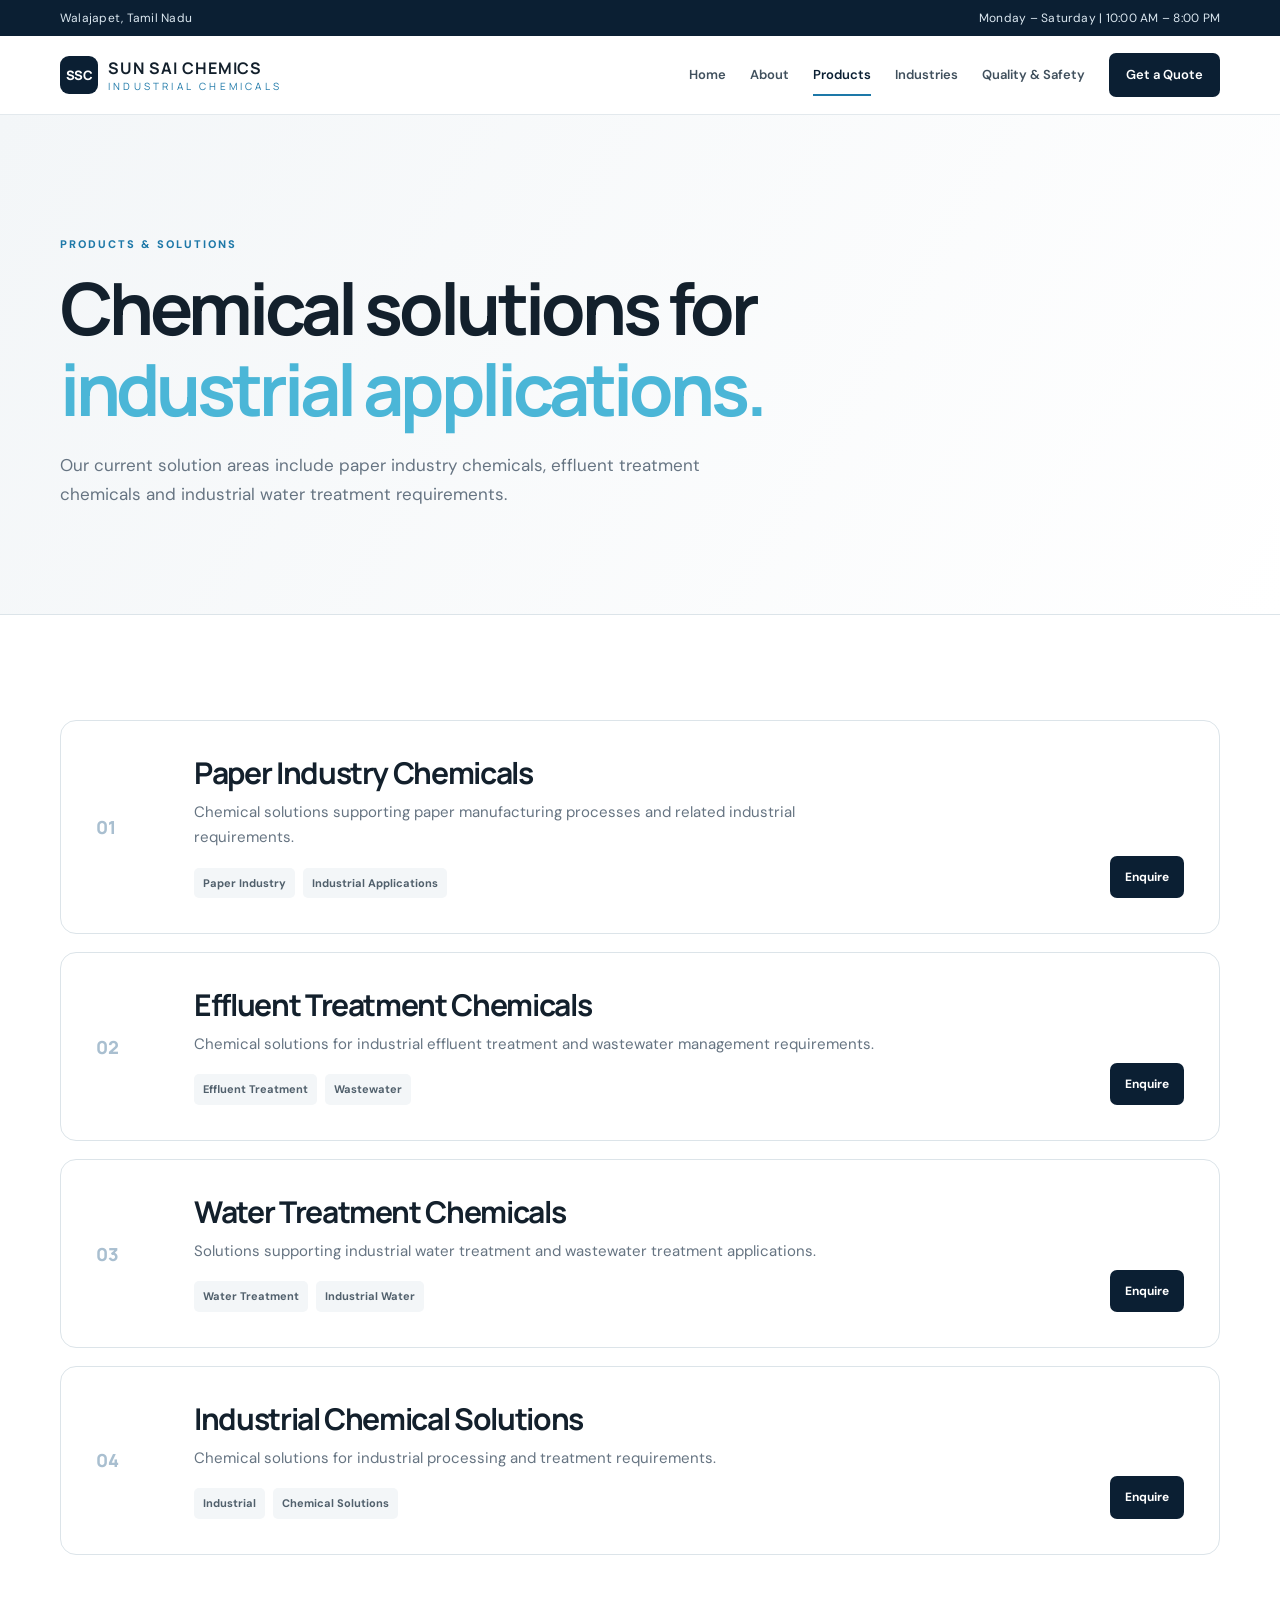
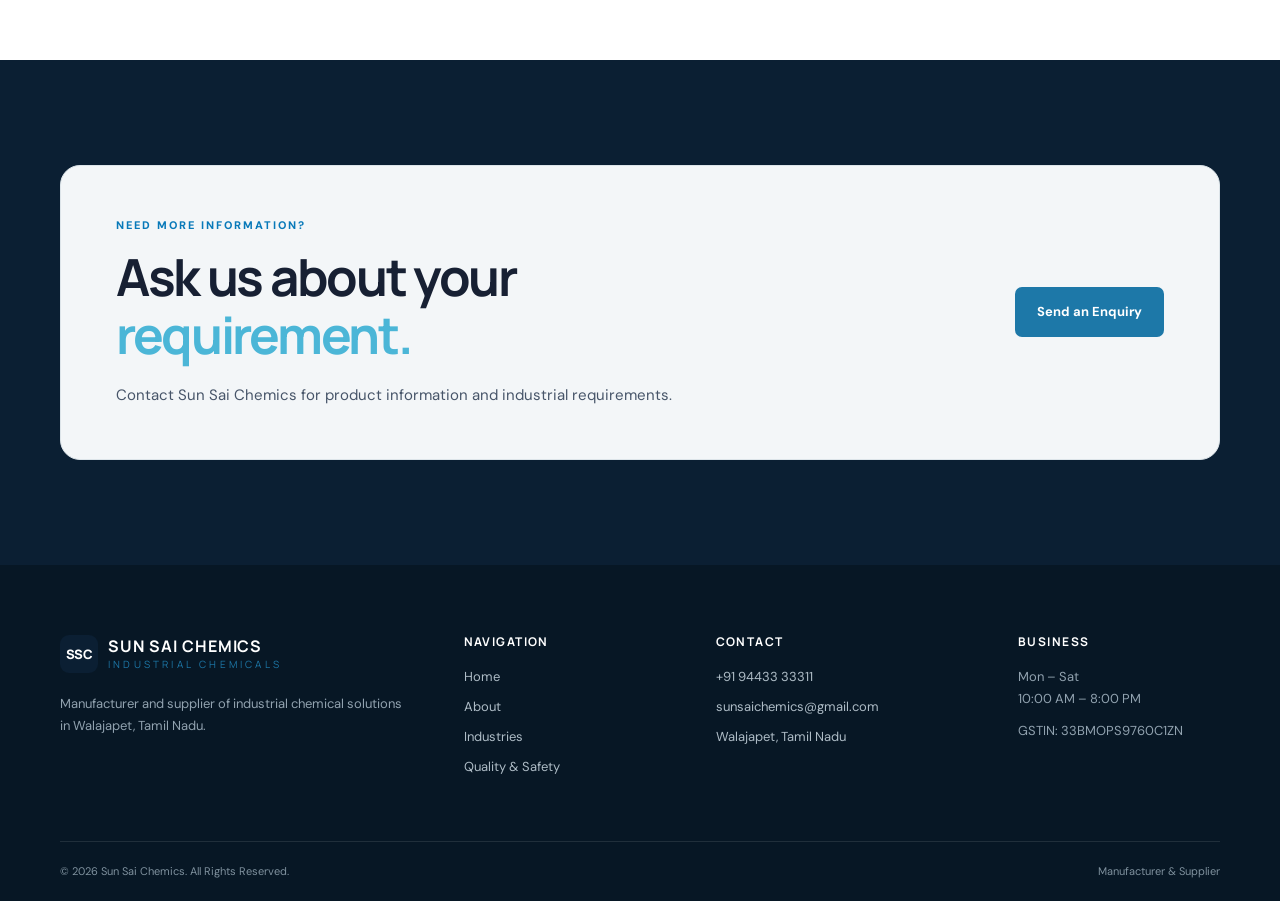
<file: products.html>
<!DOCTYPE html>
<html lang="en">

<head>

    <meta charset="UTF-8">
    <meta name="viewport" content="width=device-width, initial-scale=1.0">

    <title>Products | Sun Sai Chemics</title>

    <meta name="description"
          content="Explore Sun Sai Chemics industrial chemical solution categories for paper industry and effluent treatment applications.">

    <link rel="stylesheet" href="css/style.css">

</head>

<body>


<div class="topbar">
    <div class="container topbar-inner">
        <span>Walajapet, Tamil Nadu</span>
        <span>Monday – Saturday | 10:00 AM – 8:00 PM</span>
    </div>
</div>


<header class="site-header">

    <div class="container nav-wrap">

        <a href="index.html" class="brand">

            <div class="brand-mark">SSC</div>

            <div>
                <strong>SUN SAI CHEMICS</strong>
                <small>INDUSTRIAL CHEMICALS</small>
            </div>

        </a>

        <button class="menu-toggle" aria-label="Open menu">
            ☰
        </button>

        <nav class="nav">

            <a href="index.html">Home</a>

            <a href="about.html">About</a>

            <a href="products.html" class="active">
                Products
            </a>

            <a href="industries.html">
                Industries
            </a>

            <a href="quality.html">
                Quality & Safety
            </a>

            <a href="contact.html" class="nav-cta">
                Get a Quote
            </a>

        </nav>

    </div>

</header>


<section class="page-hero">

    <div class="container">

        <div class="eyebrow">
            PRODUCTS & SOLUTIONS
        </div>

        <h1>
            Chemical solutions for
            <span>industrial applications.</span>
        </h1>

        <p>
            Our current solution areas include paper industry
            chemicals, effluent treatment chemicals and
            industrial water treatment requirements.
        </p>

    </div>

</section>


<section class="section">

    <div class="container">

        <div class="product-list">


            <!-- 01 -->

            <div class="product-detail reveal">

                <div class="product-number">
                    01
                </div>

                <div>

                    <h2>
                        Paper Industry Chemicals
                    </h2>

                    <p>
                        Chemical solutions supporting paper
                        manufacturing processes and related
                        industrial requirements.
                    </p>

                    <div class="tag-row">
                        <span>Paper Industry</span>
                        <span>Industrial Applications</span>
                    </div>

                </div>

                <a href="contact.html"
                   class="btn btn-dark btn-small">
                    Enquire
                </a>

            </div>


            <!-- 02 -->

            <div class="product-detail reveal">

                <div class="product-number">
                    02
                </div>

                <div>

                    <h2>
                        Effluent Treatment Chemicals
                    </h2>

                    <p>
                        Chemical solutions for industrial
                        effluent treatment and wastewater
                        management requirements.
                    </p>

                    <div class="tag-row">
                        <span>Effluent Treatment</span>
                        <span>Wastewater</span>
                    </div>

                </div>

                <a href="contact.html"
                   class="btn btn-dark btn-small">
                    Enquire
                </a>

            </div>


            <!-- 03 -->

            <div class="product-detail reveal">

                <div class="product-number">
                    03
                </div>

                <div>

                    <h2>
                        Water Treatment Chemicals
                    </h2>

                    <p>
                        Solutions supporting industrial water
                        treatment and wastewater treatment
                        applications.
                    </p>

                    <div class="tag-row">
                        <span>Water Treatment</span>
                        <span>Industrial Water</span>
                    </div>

                </div>

                <a href="contact.html"
                   class="btn btn-dark btn-small">
                    Enquire
                </a>

            </div>


            <!-- 04 -->

            <div class="product-detail reveal">

                <div class="product-number">
                    04
                </div>

                <div>

                    <h2>
                        Industrial Chemical Solutions
                    </h2>

                    <p>
                        Chemical solutions for industrial
                        processing and treatment requirements.
                    </p>

                    <div class="tag-row">
                        <span>Industrial</span>
                        <span>Chemical Solutions</span>
                    </div>

                </div>

                <a href="contact.html"
                   class="btn btn-dark btn-small">
                    Enquire
                </a>

            </div>


        </div>

    </div>

</section>


<section class="section section-dark">

    <div class="container">

        <div class="cta-box">

            <div>

                <div class="eyebrow">
                    NEED MORE INFORMATION?
                </div>

                <h2>
                    Ask us about your
                    <span>requirement.</span>
                </h2>

                <p>
                    Contact Sun Sai Chemics for product
                    information and industrial requirements.
                </p>

            </div>

            <a href="contact.html"
               class="btn btn-primary">
                Send an Enquiry
            </a>

        </div>

    </div>

</section>


<footer class="footer">

    <div class="container">

        <div class="footer-grid">

            <div>

                <a href="index.html"
                   class="brand brand-footer">

                    <div class="brand-mark">SSC</div>

                    <div>
                        <strong>SUN SAI CHEMICS</strong>
                        <small>INDUSTRIAL CHEMICALS</small>
                    </div>

                </a>

                <p>
                    Manufacturer and supplier of industrial
                    chemical solutions in Walajapet, Tamil Nadu.
                </p>

            </div>


            <div>

                <h4>Navigation</h4>

                <a href="index.html">Home</a>
                <a href="about.html">About</a>
                <a href="industries.html">Industries</a>
                <a href="quality.html">Quality & Safety</a>

            </div>


            <div>

                <h4>Contact</h4>

                <a href="tel:+919443333311">
                    +91 94433 33311
                </a>

                <a href="mailto:sunsaichemics@gmail.com">
                    sunsaichemics@gmail.com
                </a>

                <a href="contact.html">
                    Walajapet, Tamil Nadu
                </a>

            </div>


            <div>

                <h4>Business</h4>

                <p>
                    Mon – Sat<br>
                    10:00 AM – 8:00 PM
                </p>

                <p style="margin-top:10px;">
                    GSTIN: 33BMOPS9760C1ZN
                </p>

            </div>

        </div>


        <div class="footer-bottom">

            <span>
                © 2026 Sun Sai Chemics. All Rights Reserved.
            </span>

            <span>
                Manufacturer & Supplier
            </span>

        </div>

    </div>

</footer>


<script src="js/script.js"></script>

</body>
</html>
</file>
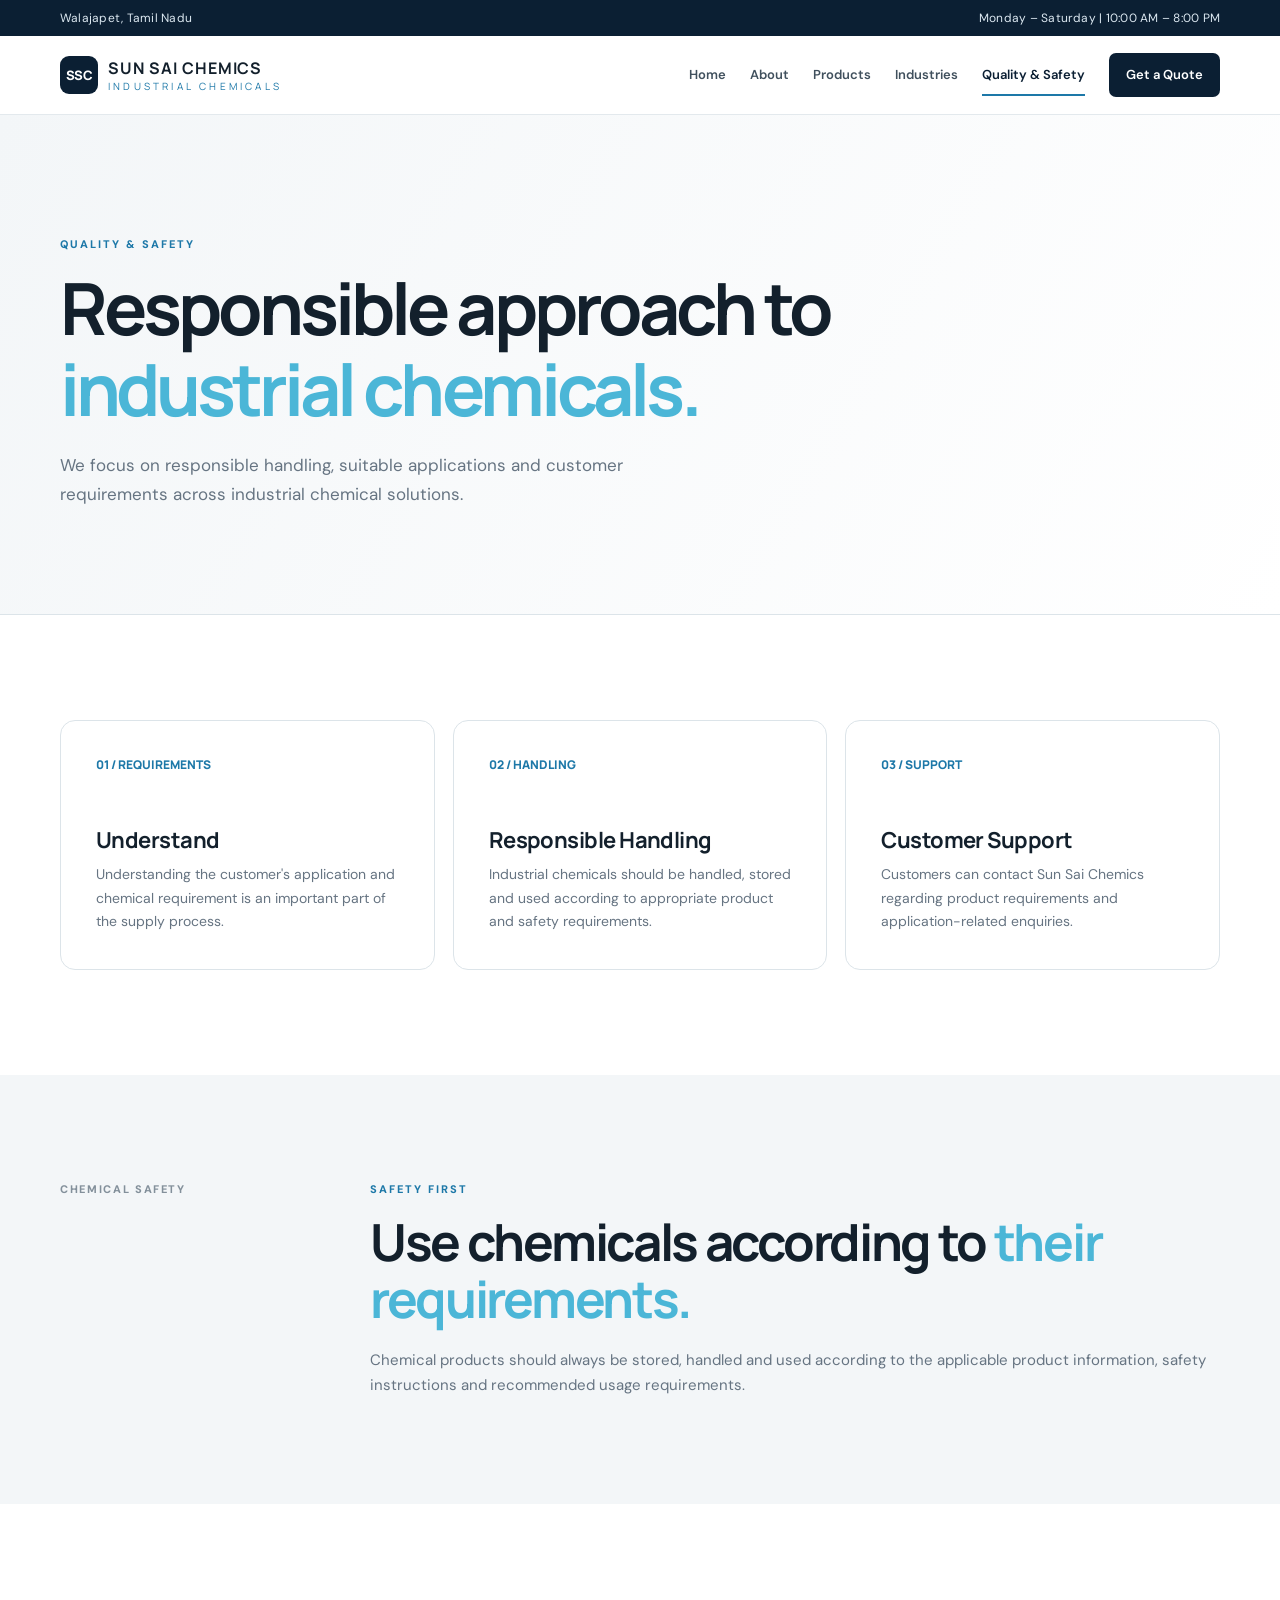
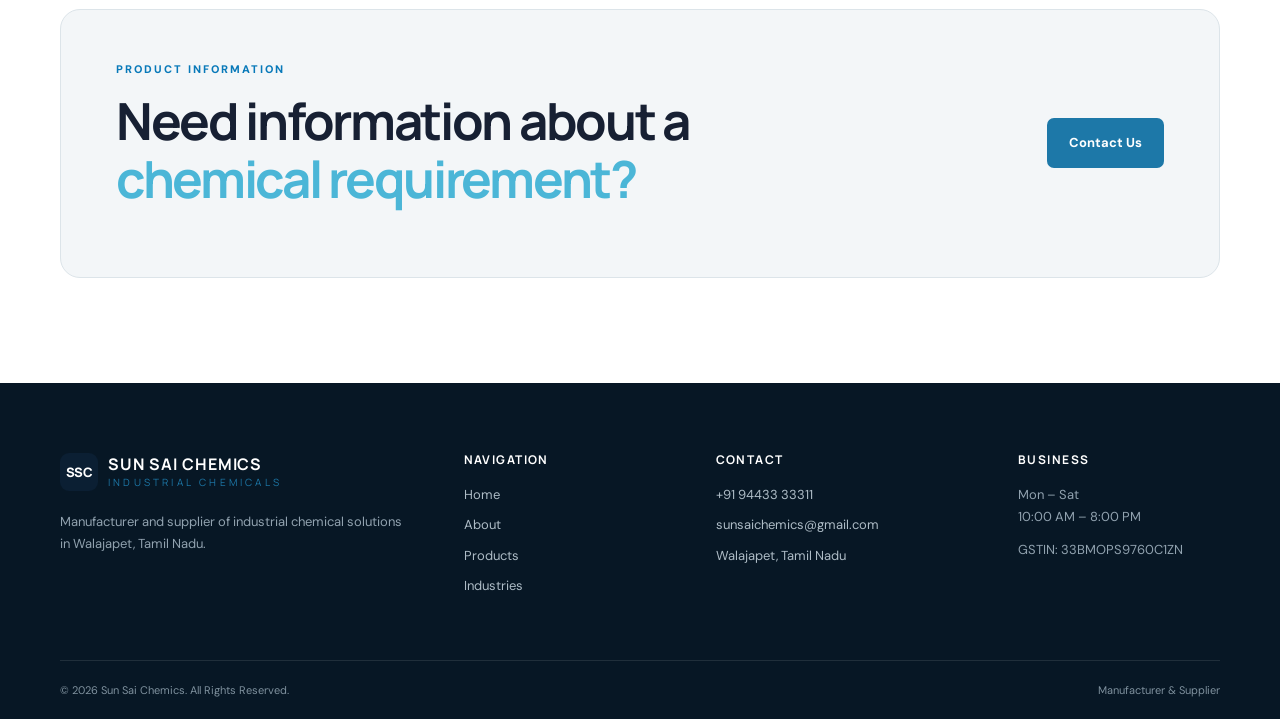
<file: quality.html>
<!DOCTYPE html>
<html lang="en">

<head>

    <meta charset="UTF-8">
    <meta name="viewport"
          content="width=device-width, initial-scale=1.0">

    <title>Quality & Safety | Sun Sai Chemics</title>

    <link rel="stylesheet"
          href="css/style.css">

</head>

<body>


<div class="topbar">

    <div class="container topbar-inner">

        <span>Walajapet, Tamil Nadu</span>

        <span>
            Monday – Saturday | 10:00 AM – 8:00 PM
        </span>

    </div>

</div>


<header class="site-header">

    <div class="container nav-wrap">

        <a href="index.html"
           class="brand">

            <div class="brand-mark">
                SSC
            </div>

            <div>
                <strong>SUN SAI CHEMICS</strong>
                <small>INDUSTRIAL CHEMICALS</small>
            </div>

        </a>


        <button class="menu-toggle"
                aria-label="Open menu">
            ☰
        </button>


        <nav class="nav">

            <a href="index.html">
                Home
            </a>

            <a href="about.html">
                About
            </a>

            <a href="products.html">
                Products
            </a>

            <a href="industries.html">
                Industries
            </a>

            <a href="quality.html"
               class="active">
                Quality & Safety
            </a>

            <a href="contact.html"
               class="nav-cta">
                Get a Quote
            </a>

        </nav>

    </div>

</header>


<section class="page-hero">

    <div class="container">

        <div class="eyebrow">
            QUALITY & SAFETY
        </div>

        <h1>
            Responsible approach to
            <span>industrial chemicals.</span>
        </h1>

        <p>
            We focus on responsible handling, suitable
            applications and customer requirements across
            industrial chemical solutions.
        </p>

    </div>

</section>


<section class="section">

    <div class="container">

        <div class="cards-3">


            <div class="info-card reveal">

                <span class="card-number">
                    01 / REQUIREMENTS
                </span>

                <h3>
                    Understand
                </h3>

                <p>
                    Understanding the customer's application
                    and chemical requirement is an important
                    part of the supply process.
                </p>

            </div>


            <div class="info-card reveal">

                <span class="card-number">
                    02 / HANDLING
                </span>

                <h3>
                    Responsible Handling
                </h3>

                <p>
                    Industrial chemicals should be handled,
                    stored and used according to appropriate
                    product and safety requirements.
                </p>

            </div>


            <div class="info-card reveal">

                <span class="card-number">
                    03 / SUPPORT
                </span>

                <h3>
                    Customer Support
                </h3>

                <p>
                    Customers can contact Sun Sai Chemics
                    regarding product requirements and
                    application-related enquiries.
                </p>

            </div>


        </div>

    </div>

</section>


<section class="section section-soft">

    <div class="container two-col">

        <div>

            <div class="section-label">
                CHEMICAL SAFETY
            </div>

        </div>

        <div>

            <div class="eyebrow">
                SAFETY FIRST
            </div>

            <h2>
                Use chemicals according to
                <span>their requirements.</span>
            </h2>

            <p>
                Chemical products should always be stored,
                handled and used according to the applicable
                product information, safety instructions and
                recommended usage requirements.
            </p>

        </div>

    </div>

</section>


<section class="section">

    <div class="container">

        <div class="cta-box">

            <div>

                <div class="eyebrow">
                    PRODUCT INFORMATION
                </div>

                <h2>
                    Need information about a
                    <span>chemical requirement?</span>
                </h2>

            </div>

            <a href="contact.html"
               class="btn btn-primary">
                Contact Us
            </a>

        </div>

    </div>

</section>


<footer class="footer">

    <div class="container">

        <div class="footer-grid">

            <div>

                <a href="index.html"
                   class="brand brand-footer">

                    <div class="brand-mark">
                        SSC
                    </div>

                    <div>
                        <strong>SUN SAI CHEMICS</strong>
                        <small>INDUSTRIAL CHEMICALS</small>
                    </div>

                </a>

                <p>
                    Manufacturer and supplier of industrial
                    chemical solutions in Walajapet, Tamil Nadu.
                </p>

            </div>


            <div>

                <h4>Navigation</h4>

                <a href="index.html">Home</a>
                <a href="about.html">About</a>
                <a href="products.html">Products</a>
                <a href="industries.html">Industries</a>

            </div>


            <div>

                <h4>Contact</h4>

                <a href="tel:+919443333311">
                    +91 94433 33311
                </a>

                <a href="mailto:sunsaichemics@gmail.com">
                    sunsaichemics@gmail.com
                </a>

                <a href="contact.html">
                    Walajapet, Tamil Nadu
                </a>

            </div>


            <div>

                <h4>Business</h4>

                <p>
                    Mon – Sat<br>
                    10:00 AM – 8:00 PM
                </p>

                <p style="margin-top:10px;">
                    GSTIN: 33BMOPS9760C1ZN
                </p>

            </div>

        </div>


        <div class="footer-bottom">

            <span>
                © 2026 Sun Sai Chemics. All Rights Reserved.
            </span>

            <span>
                Manufacturer & Supplier
            </span>

        </div>

    </div>

</footer>


<script src="js/script.js"></script>

</body>
</html>
</file>
<file: css/style.css>
@import url('https://fonts.googleapis.com/css2?family=DM+Sans:wght@400;500;600;700&family=Manrope:wght@500;600;700;800&display=swap');

:root{
  --navy:#0b1f33; --navy2:#102d47; --blue:#1d78a8; --cyan:#4bb6d7;
  --ink:#13202c; --muted:#667482; --line:#dce4e9; --soft:#f3f6f8; --white:#fff;
  --shadow:0 18px 55px rgba(11,31,51,.10); --radius:18px;
}
*{box-sizing:border-box;margin:0;padding:0}
html{scroll-behavior:smooth}
body{font-family:"DM Sans",Arial,sans-serif;color:var(--ink);background:#fff;line-height:1.7}
a{text-decoration:none;color:inherit}
img{max-width:100%;display:block}
.container{width:min(1160px,92%);margin:auto}
.topbar{background:var(--navy);color:#dce8f1;font-size:12px;letter-spacing:.02em}
.topbar-inner{display:flex;justify-content:space-between;padding:8px 0}
.site-header{position:sticky;top:0;z-index:100;background:rgba(255,255,255,.96);backdrop-filter:blur(14px);border-bottom:1px solid rgba(220,228,233,.8)}
.nav-wrap{min-height:78px;display:flex;align-items:center;justify-content:space-between;gap:24px}
.brand{display:flex;align-items:center;gap:10px}
.brand-mark{width:38px;height:38px;border-radius:9px;background:var(--navy);color:#fff;display:grid;place-items:center;font-family:Manrope;font-weight:800;font-size:13px;letter-spacing:-.05em}
.brand strong,.brand small{display:block;line-height:1.05;font-family:Manrope}
.brand strong{font-size:16px;letter-spacing:.06em}.brand small{font-size:10px;letter-spacing:.32em;margin-top:4px;color:var(--blue)}
.nav{display:flex;align-items:center;gap:24px;font-size:13px;font-weight:600}
.nav a{position:relative;padding:27px 0;color:#40505d}
.nav a:hover,.nav a.active{color:var(--navy)}
.nav a.active:after{content:"";position:absolute;bottom:17px;left:0;width:100%;height:2px;background:var(--blue)}
.nav .nav-cta{background:var(--navy);color:#fff;padding:11px 17px;border-radius:7px}
.nav .nav-cta:hover{color:#fff;background:var(--blue)}
.nav .nav-cta.active:after{display:none}
.menu-toggle{display:none;border:0;background:none;font-size:27px;color:var(--navy)}
.hero{min-height:700px;position:relative;display:grid;align-items:center;overflow:hidden;background:
linear-gradient(90deg,rgba(7,23,38,.97) 0%,rgba(7,23,38,.83) 48%,rgba(7,23,38,.42) 100%),
linear-gradient(135deg,#122f47,#1e5a78 50%,#061522)}
.hero:before{content:"";position:absolute;inset:0;background:radial-gradient(circle at 80% 25%,rgba(75,182,215,.25),transparent 28%),repeating-linear-gradient(90deg,transparent 0 85px,rgba(255,255,255,.035) 86px 87px)}
.hero-content{position:relative;z-index:2;padding:100px 0;color:#fff;max-width:850px}
.eyebrow{font-size:11px;letter-spacing:.18em;font-weight:800;color:var(--blue);text-transform:uppercase;margin-bottom:14px}
.hero .eyebrow{color:#75cbe4}
h1,h2,h3,h4{font-family:Manrope,Arial,sans-serif;line-height:1.12}
h1{font-size:clamp(44px,6vw,76px);letter-spacing:-.055em;max-width:850px}
h1 span,h2 span{color:var(--cyan)}
.hero-copy{font-size:18px;max-width:650px;color:#d7e3eb;margin:24px 0 30px}
.hero-actions{display:flex;gap:12px;flex-wrap:wrap}
.btn{display:inline-flex;align-items:center;justify-content:center;gap:12px;padding:13px 21px;border-radius:7px;font-weight:700;font-size:13px;transition:.25s ease;border:1px solid transparent;cursor:pointer}
.btn-primary{background:var(--blue);color:#fff}.btn-primary:hover{background:#155e85;transform:translateY(-2px)}
.btn-outline{border-color:rgba(255,255,255,.5);color:#fff}.btn-outline:hover{background:#fff;color:var(--navy)}
.btn-dark{background:var(--navy);color:#fff}.btn-dark:hover{background:var(--blue)}
.btn-small{padding:10px 14px;font-size:12px;align-self:end}
.hero-note{margin-top:48px;color:#9fb1bf;font-size:12px}.hero-note span{color:#4bb6d7}
.section{padding:105px 0}.section-dark{background:var(--navy);color:#fff}.section-soft{background:var(--soft)}
.two-col{display:grid;grid-template-columns:240px 1fr;gap:70px}.section-label{font-size:11px;font-weight:800;letter-spacing:.15em;color:#83909b}
h2{font-size:clamp(34px,4vw,54px);letter-spacing:-.045em;margin-bottom:20px}
h3{font-size:22px;letter-spacing:-.025em;margin-bottom:10px}
p{color:var(--muted);font-size:15px}
.section-dark p{color:#b8c7d3}
.intro p{max-width:760px;margin-bottom:13px}
.text-link{display:inline-flex;gap:14px;align-items:center;margin-top:20px;font-weight:800;font-size:13px;color:var(--blue)}
.text-link span{transition:.2s}.text-link:hover span{transform:translateX(5px)}
.text-link.light{color:#fff}
.section-head{display:flex;justify-content:space-between;align-items:end;gap:40px;margin-bottom:40px}
.section-intro{max-width:460px}
.product-grid{display:grid;grid-template-columns:repeat(4,1fr);gap:16px}
.product-card{padding:30px;background:#102b43;border:1px solid rgba(255,255,255,.08);min-height:290px;display:flex;flex-direction:column;border-radius:14px;transition:.25s}
.product-card:hover{transform:translateY(-5px);border-color:rgba(75,182,215,.5)}
.product-card p{font-size:14px;margin-bottom:20px}
.product-card a{color:#76cde5;font-size:12px;font-weight:800;margin-top:auto}
.product-icon{font-family:Manrope;font-size:12px;color:#78cce3;margin-bottom:60px;letter-spacing:.12em}
.industry-grid{display:grid;grid-template-columns:repeat(3,1fr);gap:18px}
.industry-card{padding:34px;background:#fff;border:1px solid var(--line);border-radius:14px;box-shadow:0 10px 35px rgba(11,31,51,.04)}
.industry-card span,.industry-large>span{font-family:Manrope;color:var(--blue);font-weight:800;font-size:12px}
.industry-card h3{margin-top:38px}.industry-card p{font-size:14px}
.stats{padding:65px 0}.stats-grid{display:grid;grid-template-columns:repeat(4,1fr);border-top:1px solid rgba(255,255,255,.12);border-bottom:1px solid rgba(255,255,255,.12)}
.stat{padding:30px 20px;border-right:1px solid rgba(255,255,255,.12)}.stat:last-child{border-right:0}
.stat strong{display:block;color:#fff;font:800 36px Manrope}.stat span{font-size:12px;color:#9fb0be}
.cta-box{background:var(--soft);border:1px solid var(--line);border-radius:20px;padding:50px 55px;display:flex;align-items:center;justify-content:space-between;gap:30px}
.cta-box h2{max-width:600px}
.page-hero{padding:120px 0 105px;background:linear-gradient(120deg,#f3f6f8,#fff);border-bottom:1px solid var(--line)}
.page-hero h1{font-size:clamp(45px,6vw,72px);max-width:850px}.page-hero>div>p:last-child{max-width:650px;margin-top:22px;font-size:17px}
.cards-3{display:grid;grid-template-columns:repeat(3,1fr);gap:18px}
.info-card{padding:35px;border:1px solid var(--line);border-radius:15px;background:#fff}
.card-number{display:block;color:var(--blue);font:800 12px Manrope;margin-bottom:55px}
.info-card p{font-size:14px}
.detail-table{border-top:1px solid var(--line)}
.detail-table div{display:flex;justify-content:space-between;gap:20px;padding:18px 0;border-bottom:1px solid var(--line)}
.detail-table span{color:var(--muted);font-size:14px}.detail-table strong{font-size:14px;text-align:right}
.product-list{display:grid;gap:18px}
.product-detail{display:grid;grid-template-columns:70px 1fr auto;gap:28px;align-items:center;padding:35px;border:1px solid var(--line);border-radius:16px;background:#fff;transition:.25s}
.product-detail:hover{box-shadow:var(--shadow);transform:translateY(-3px)}
.product-number{font:800 18px Manrope;color:var(--blue)}
.product-detail h2{font-size:30px;margin-bottom:10px}.product-detail p{max-width:700px}
.tag-row{display:flex;gap:8px;flex-wrap:wrap;margin-top:17px}.tag-row span{font-size:11px;font-weight:700;padding:6px 9px;background:var(--soft);border-radius:5px;color:#51606c}
.industry-large-grid{display:grid;grid-template-columns:repeat(3,1fr);gap:18px}
.industry-large{min-height:360px;padding:35px;background:var(--soft);border-radius:15px;display:flex;flex-direction:column}
.industry-large h2{font-size:32px;margin-top:55px}.industry-large p{font-size:14px}.industry-large .line{height:1px;background:var(--line);margin:25px 0 13px}.industry-large strong{font-size:12px}
.contact-grid{display:grid;grid-template-columns:1fr 1fr;gap:70px}
.contact-info h2,.enquiry-form h2{font-size:40px}
.contact-item{border-top:1px solid var(--line);padding:20px 0}.contact-item span{font-size:10px;letter-spacing:.15em;font-weight:800;color:var(--blue)}.contact-item p{margin-top:6px}
.placeholder-contact{font-style:italic;color:#8a96a0}
.map-box{margin-top:15px;min-height:160px;border-radius:14px;background:linear-gradient(135deg,#e7f0f4,#f7f9fa);display:flex;flex-direction:column;justify-content:center;gap:6px;padding:25px}.map-box strong{font:700 18px Manrope}.map-box span{font-size:13px;color:var(--muted)}.map-box a{font-size:12px;font-weight:800;color:var(--blue);margin-top:6px}
.enquiry-form{padding:35px;background:var(--soft);border-radius:18px}.enquiry-form label{display:block;font-size:12px;font-weight:700;margin-top:16px}.enquiry-form input,.enquiry-form textarea{width:100%;border:1px solid var(--line);background:#fff;border-radius:7px;padding:12px 13px;margin-top:7px;font:inherit;outline:none}.enquiry-form input:focus,.enquiry-form textarea:focus{border-color:var(--blue);box-shadow:0 0 0 3px rgba(29,120,168,.1)}.enquiry-form button{margin-top:20px}.form-note{font-size:11px!important;margin-top:12px}.form-status{font-size:12px;font-weight:700;color:var(--blue);margin-top:12px}
.footer{background:#071725;color:#fff;padding:70px 0 0}.footer-grid{display:grid;grid-template-columns:1.4fr .8fr 1fr .8fr;gap:50px;padding-bottom:55px}.brand-footer{margin-bottom:20px}.footer p{color:#91a2af;font-size:13px}.footer h4{font-size:12px;letter-spacing:.12em;text-transform:uppercase;margin-bottom:18px}.footer-grid>div>a:not(.brand){display:block;color:#aebcc6;font-size:13px;margin:8px 0}.footer-bottom{border-top:1px solid rgba(255,255,255,.1);padding:20px 0;display:flex;justify-content:space-between;gap:20px;color:#7f919e;font-size:11px}
.floating-whatsapp{position:fixed;right:22px;bottom:22px;z-index:90;background:#20b869;color:#fff;padding:11px 17px;border-radius:999px;font-size:12px;font-weight:800;box-shadow:0 10px 30px rgba(0,0,0,.18)}
.reveal{opacity:0;transform:translateY(20px);transition:.7s ease}.reveal.visible{opacity:1;transform:none}

@media(max-width:900px){
  .nav{gap:13px}.nav a{font-size:11px}.product-grid{grid-template-columns:repeat(2,1fr)}.two-col{grid-template-columns:1fr;gap:25px}.cards-3,.industry-large-grid{grid-template-columns:1fr 1fr}.footer-grid{grid-template-columns:1fr 1fr}.contact-grid{grid-template-columns:1fr;gap:35px}
}
@media(max-width:700px){
  .topbar-inner{font-size:10px}.topbar-inner span:last-child{display:none}
  .nav-wrap{min-height:68px}.menu-toggle{display:block}.nav{display:none;position:absolute;top:68px;left:0;right:0;background:#fff;padding:15px 4%;border-bottom:1px solid var(--line);flex-direction:column;align-items:stretch;gap:0;box-shadow:0 15px 30px rgba(0,0,0,.08)}
  .nav.open{display:flex}.nav a{padding:12px 0}.nav a.active:after{display:none}.nav .nav-cta{text-align:center;margin-top:8px}.hero{min-height:650px}.hero-content{padding:75px 0}.hero-copy{font-size:15px}.hero-actions .btn{width:100%}
  .section{padding:75px 0}.section-head{display:block}.section-head .text-link{margin-top:10px}.product-grid,.industry-grid,.cards-3,.industry-large-grid,.stats-grid{grid-template-columns:1fr}
  .stat{border-right:0;border-bottom:1px solid rgba(255,255,255,.12)}.stat:last-child{border-bottom:0}
  .cta-box{padding:32px 24px;display:block}.cta-box .btn{margin-top:20px;width:100%}
  .page-hero{padding:85px 0}.page-hero h1{font-size:45px}.product-detail{grid-template-columns:45px 1fr}.product-detail .btn{grid-column:2;justify-self:start}
  .footer-grid{grid-template-columns:1fr;gap:30px}.footer-bottom{display:block}.footer-bottom span{display:block;margin-top:5px}
  .contact-info h2,.enquiry-form h2{font-size:34px}
}
/* =========================================
   TEXT BRIGHTNESS ONLY
   KEEPING ORIGINAL DESIGN
   ========================================= */

/* Product titles */
.product-card h3 {
    color: #ffffff !important;
}

/* Product descriptions */
.product-card p {
    color: #d7e4ed !important;
}

/* Product item names */
.product-items span {
    color: #d7e4ed !important;
}

/* Product numbers */
.product-number {
    color: #a9bfd0 !important;
}

/* Product icons */
.product-icon {
    color: #62dff7 !important;
}

/* Enquire Now */
.product-card .text-link {
    color: #68e0f7 !important;
}

/* CTA heading */
.cta-box h2 {
    color: #172033 !important;
}

/* CTA paragraph */
.cta-box p {
    color: #475569 !important;
}

/* CTA small heading */
.cta-box .eyebrow {
    color: #0879b9 !important;
}

/* CTA button text */
.cta-box .btn-primary {
    color: #ffffff !important;
}

.cta-box .btn-outline {
    color: #172033 !important;
}
</file>
